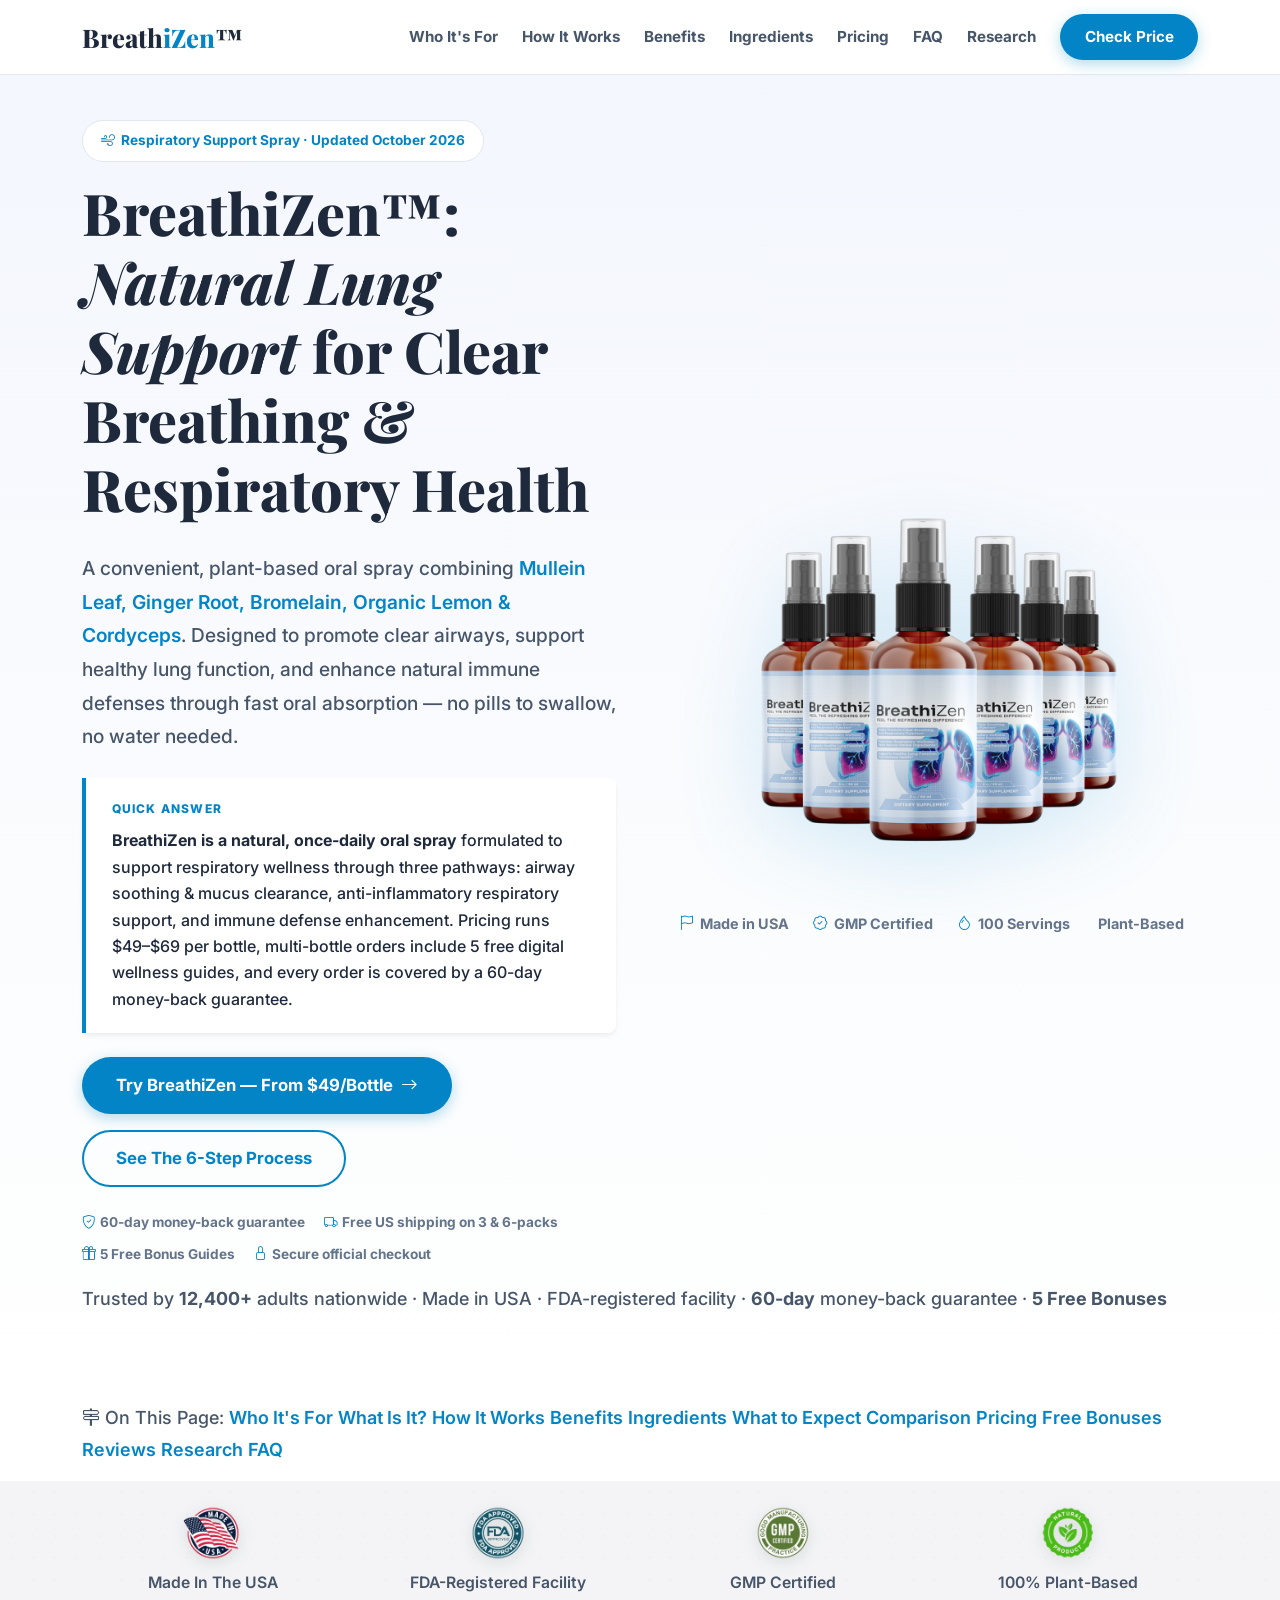
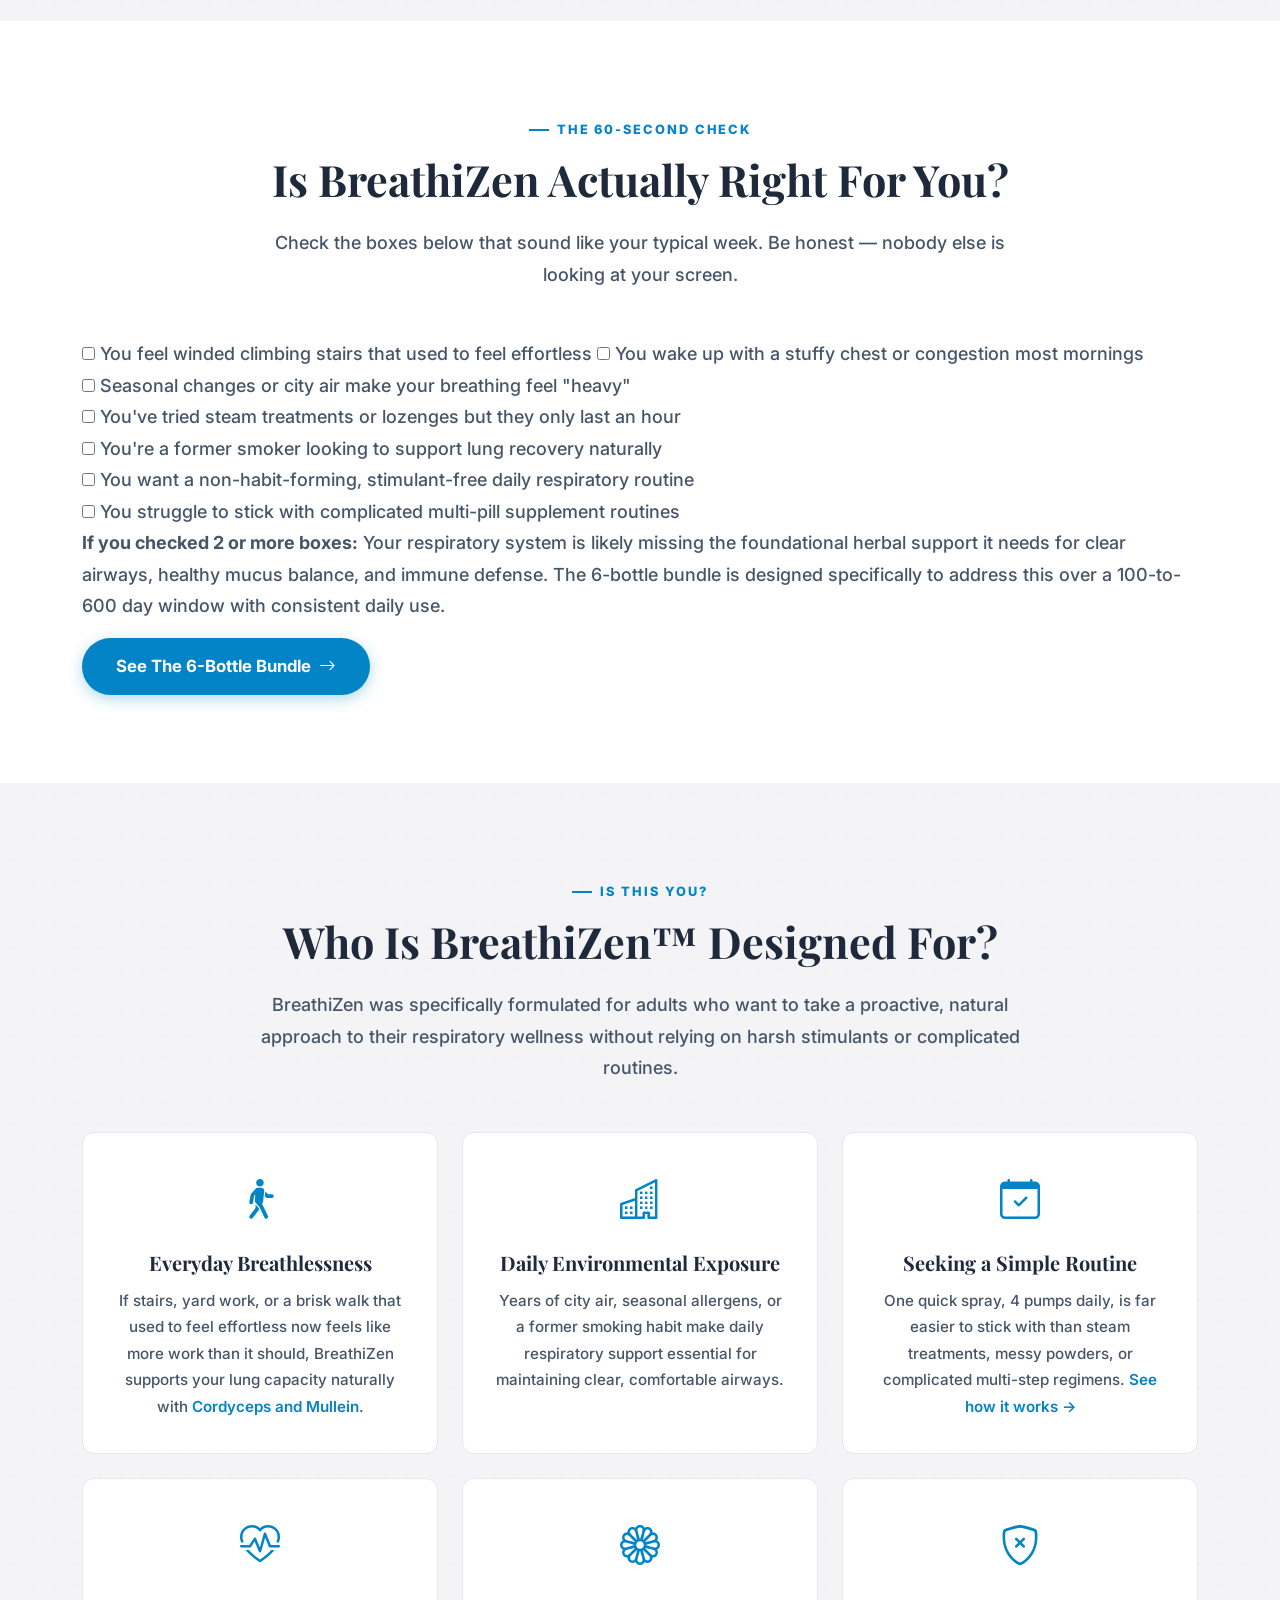
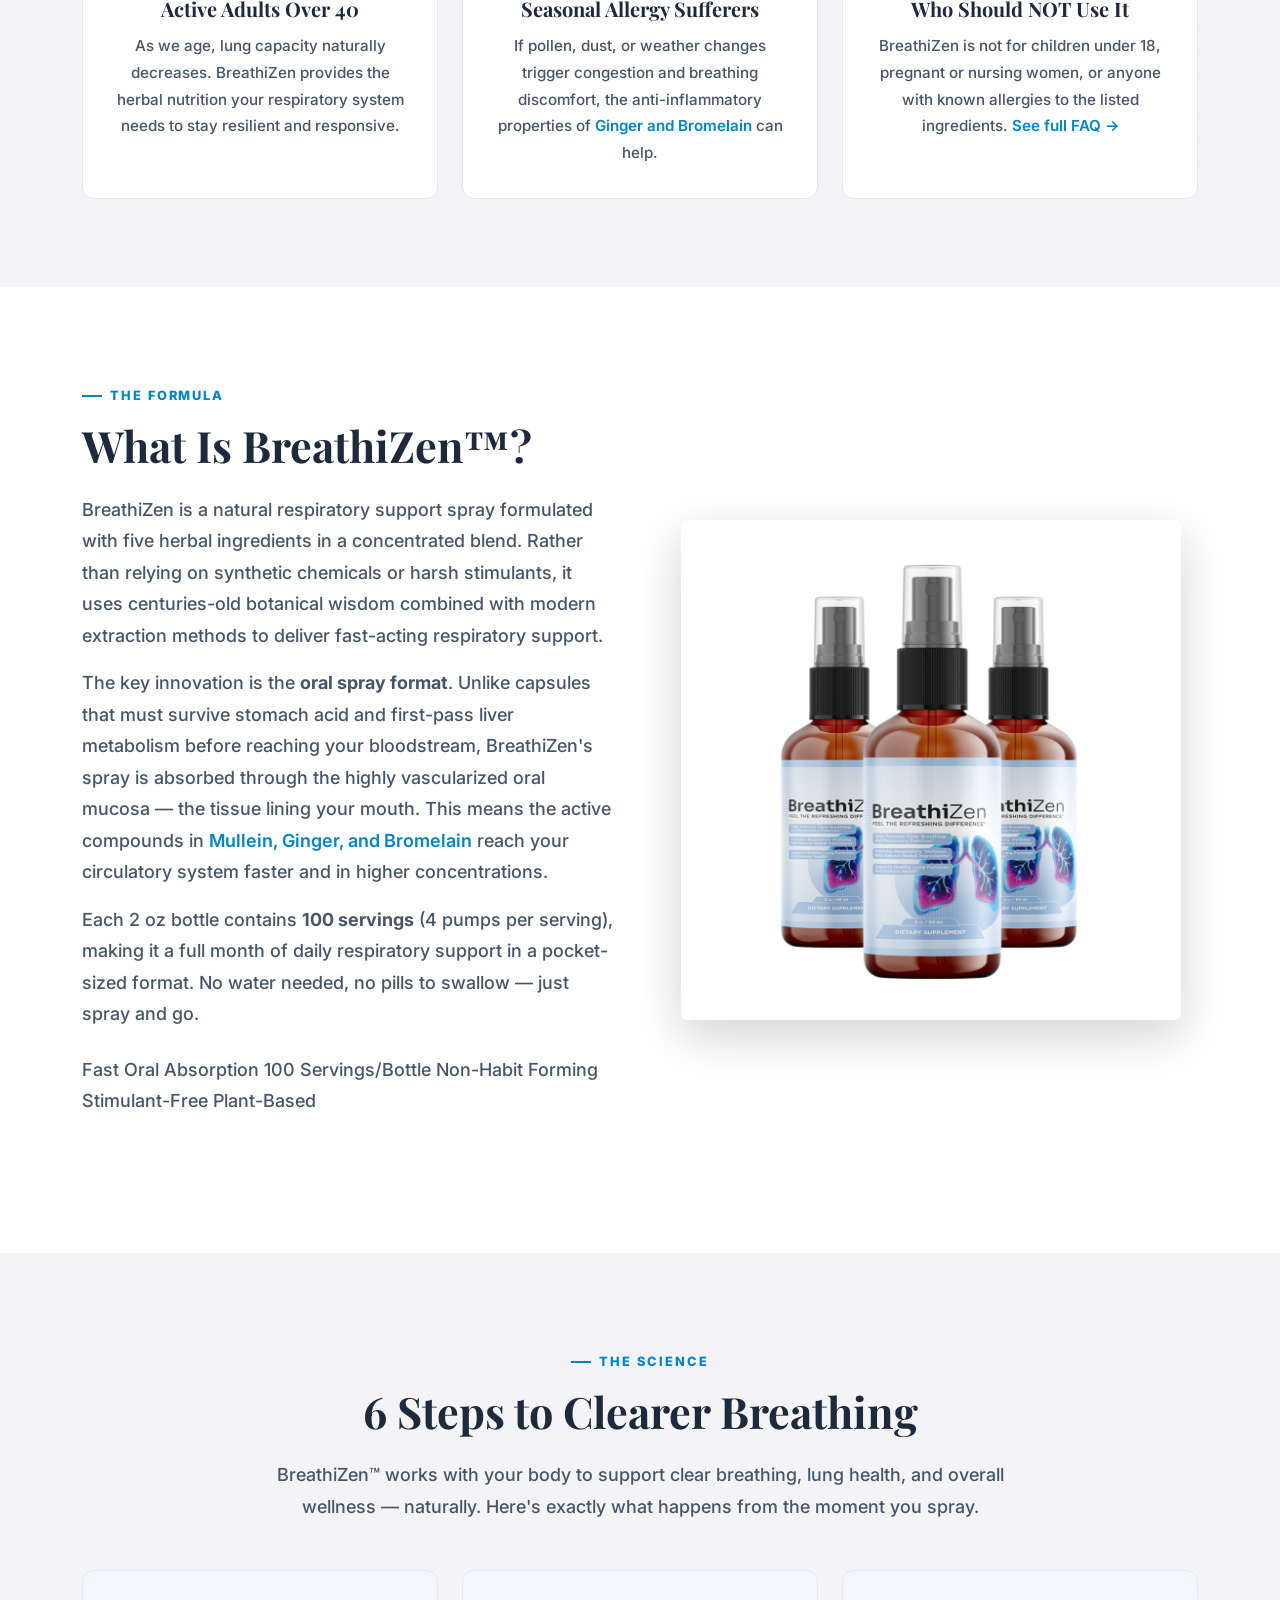
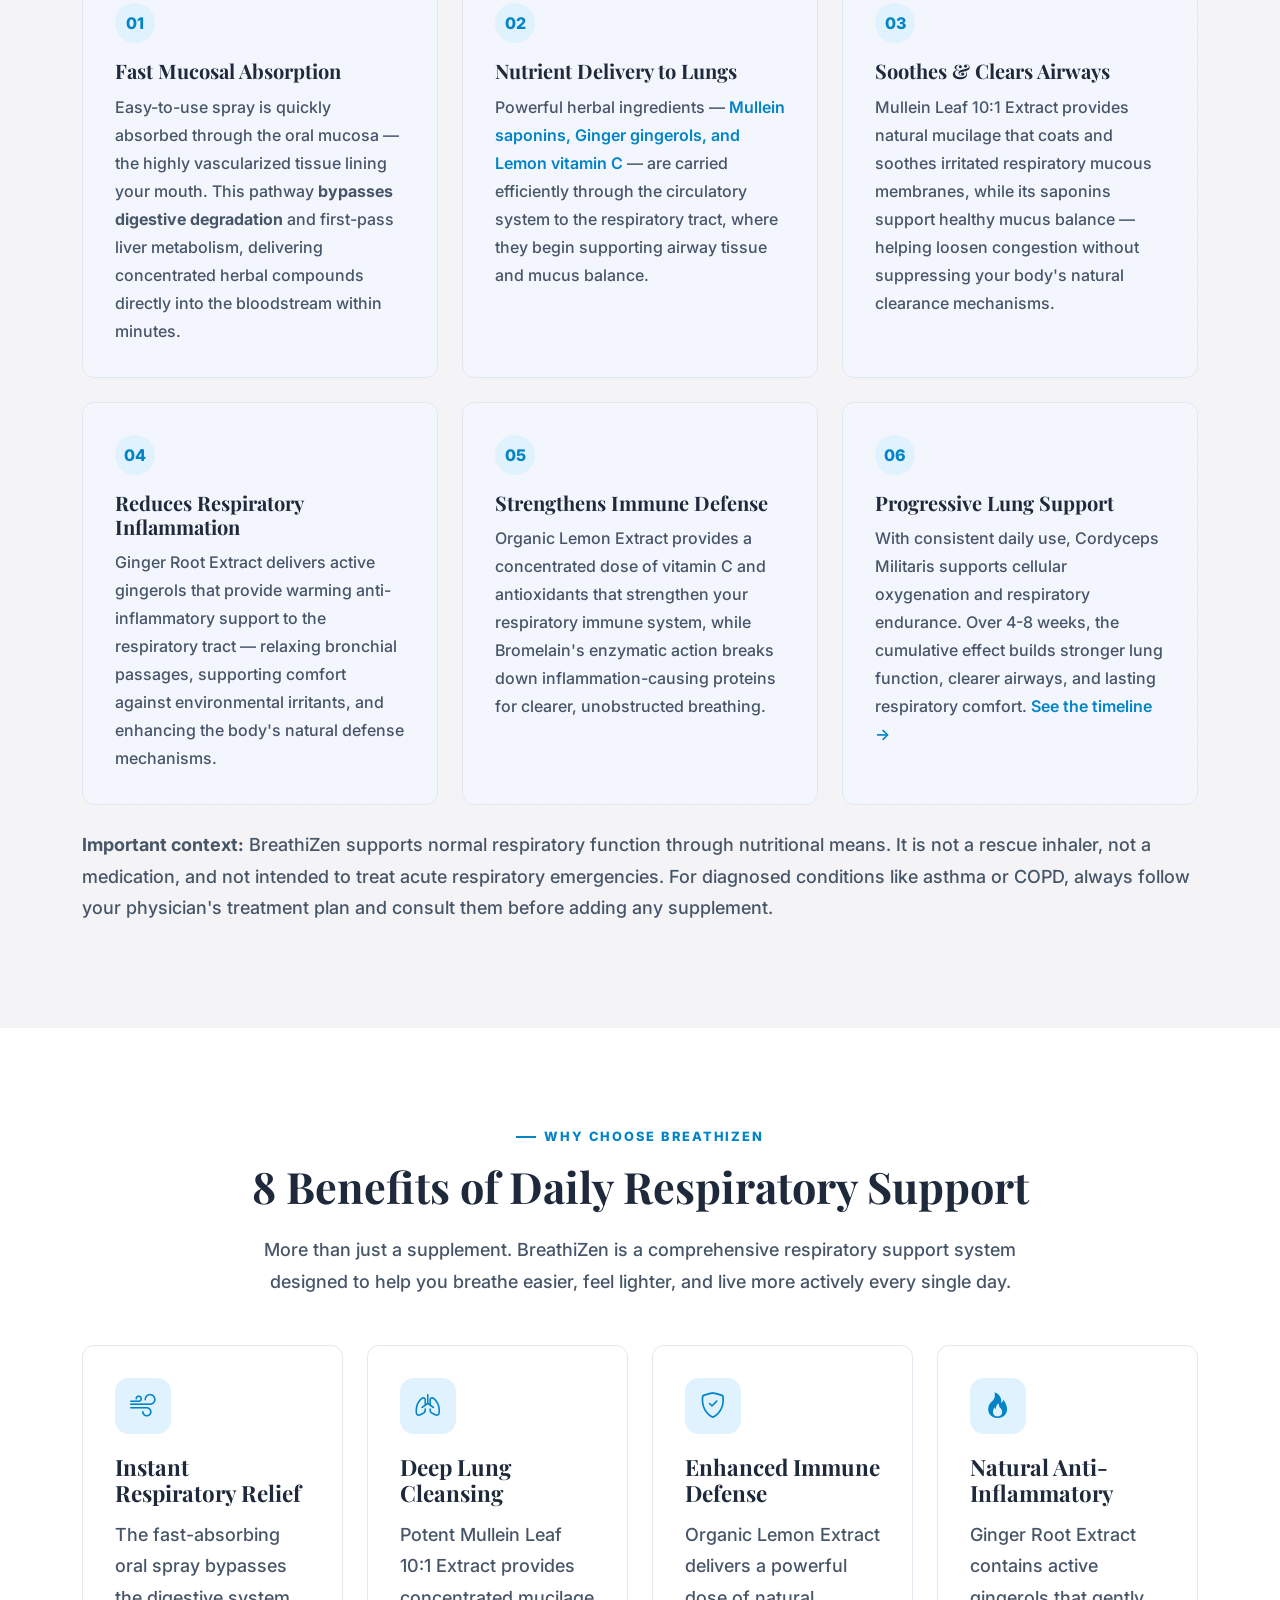
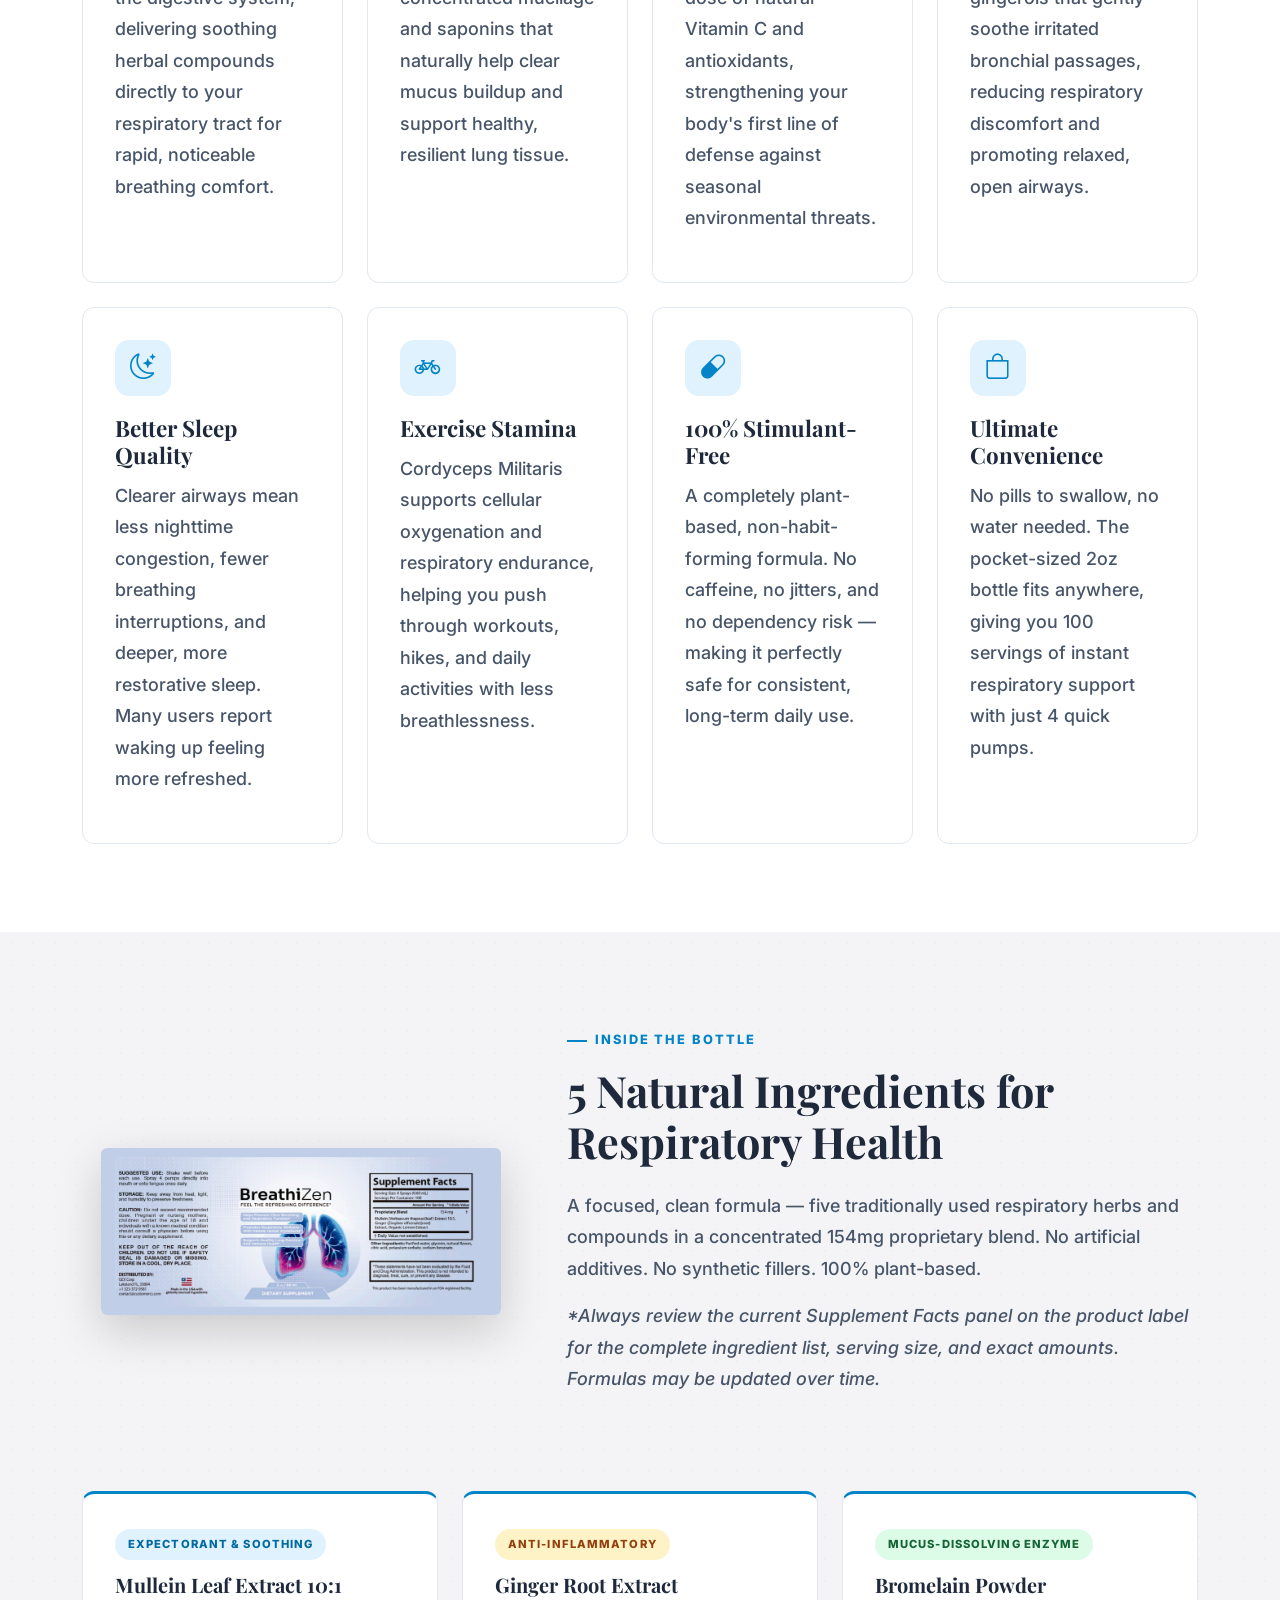
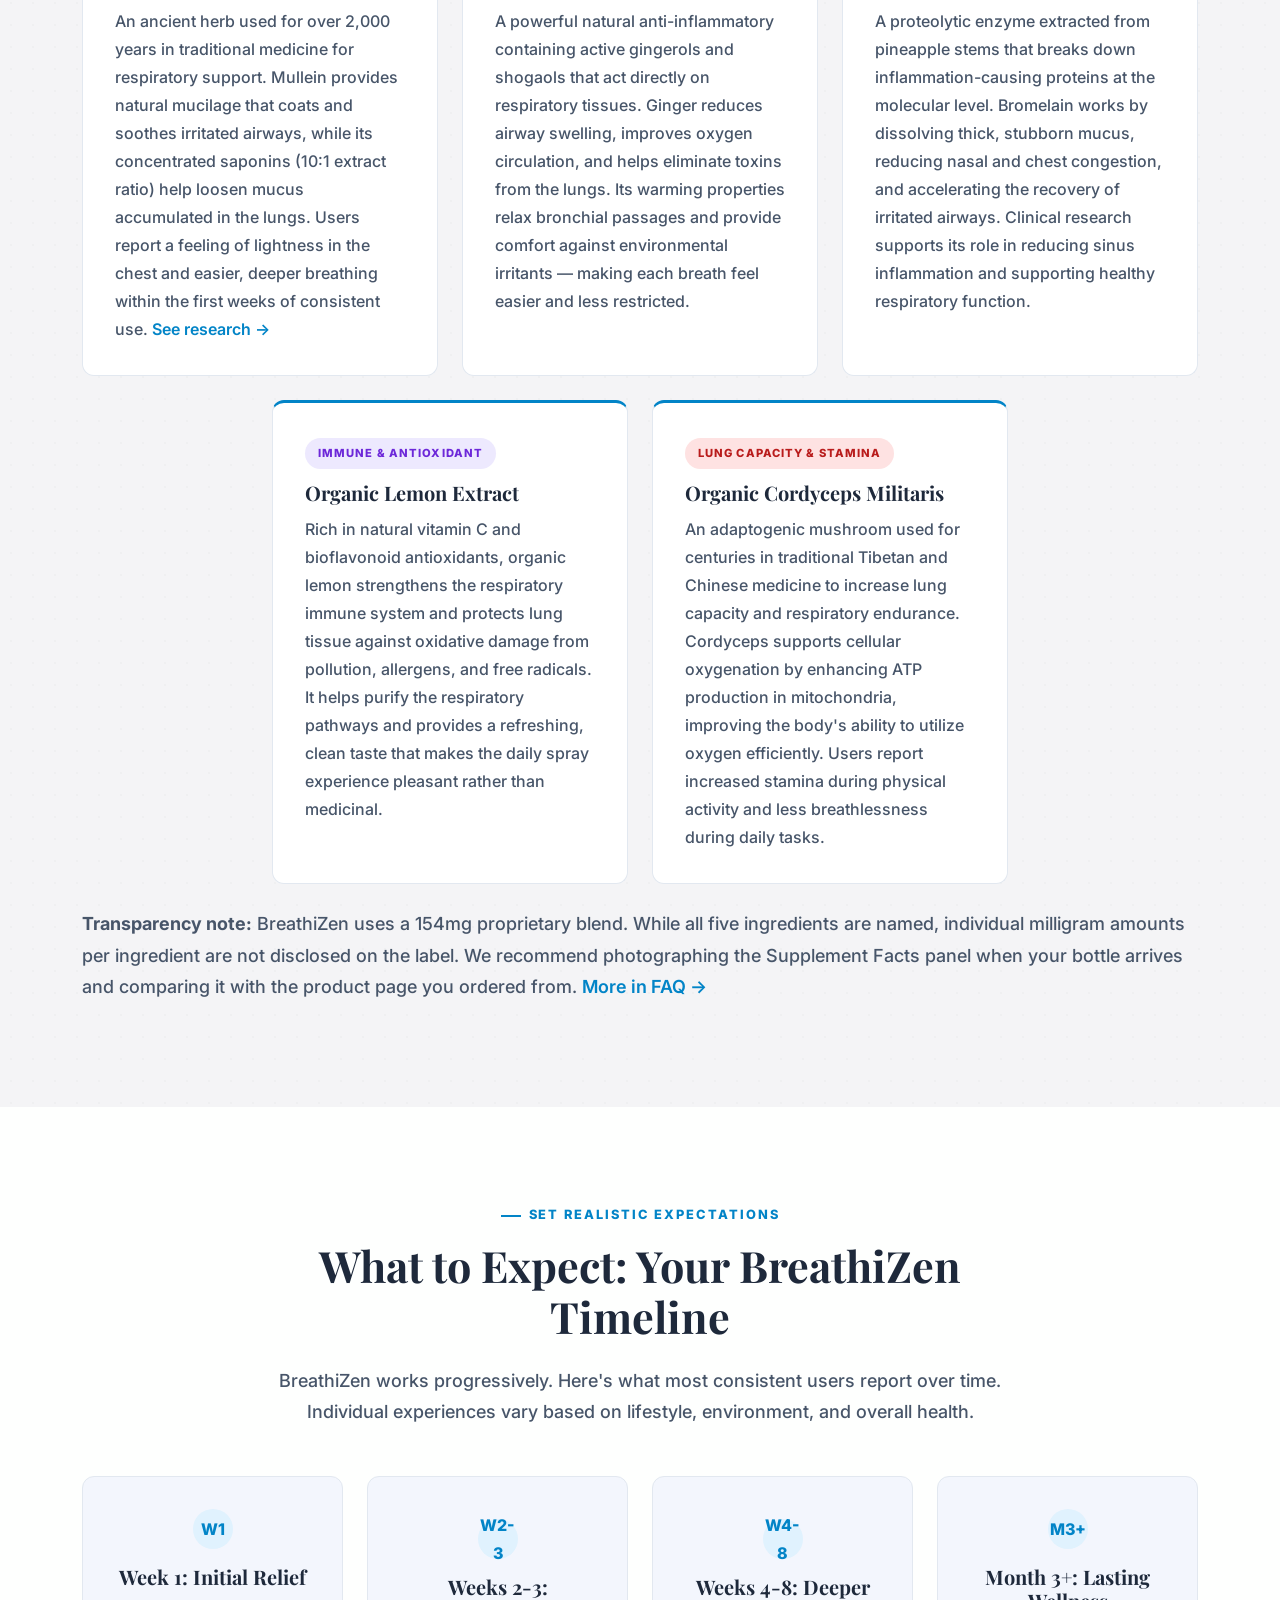
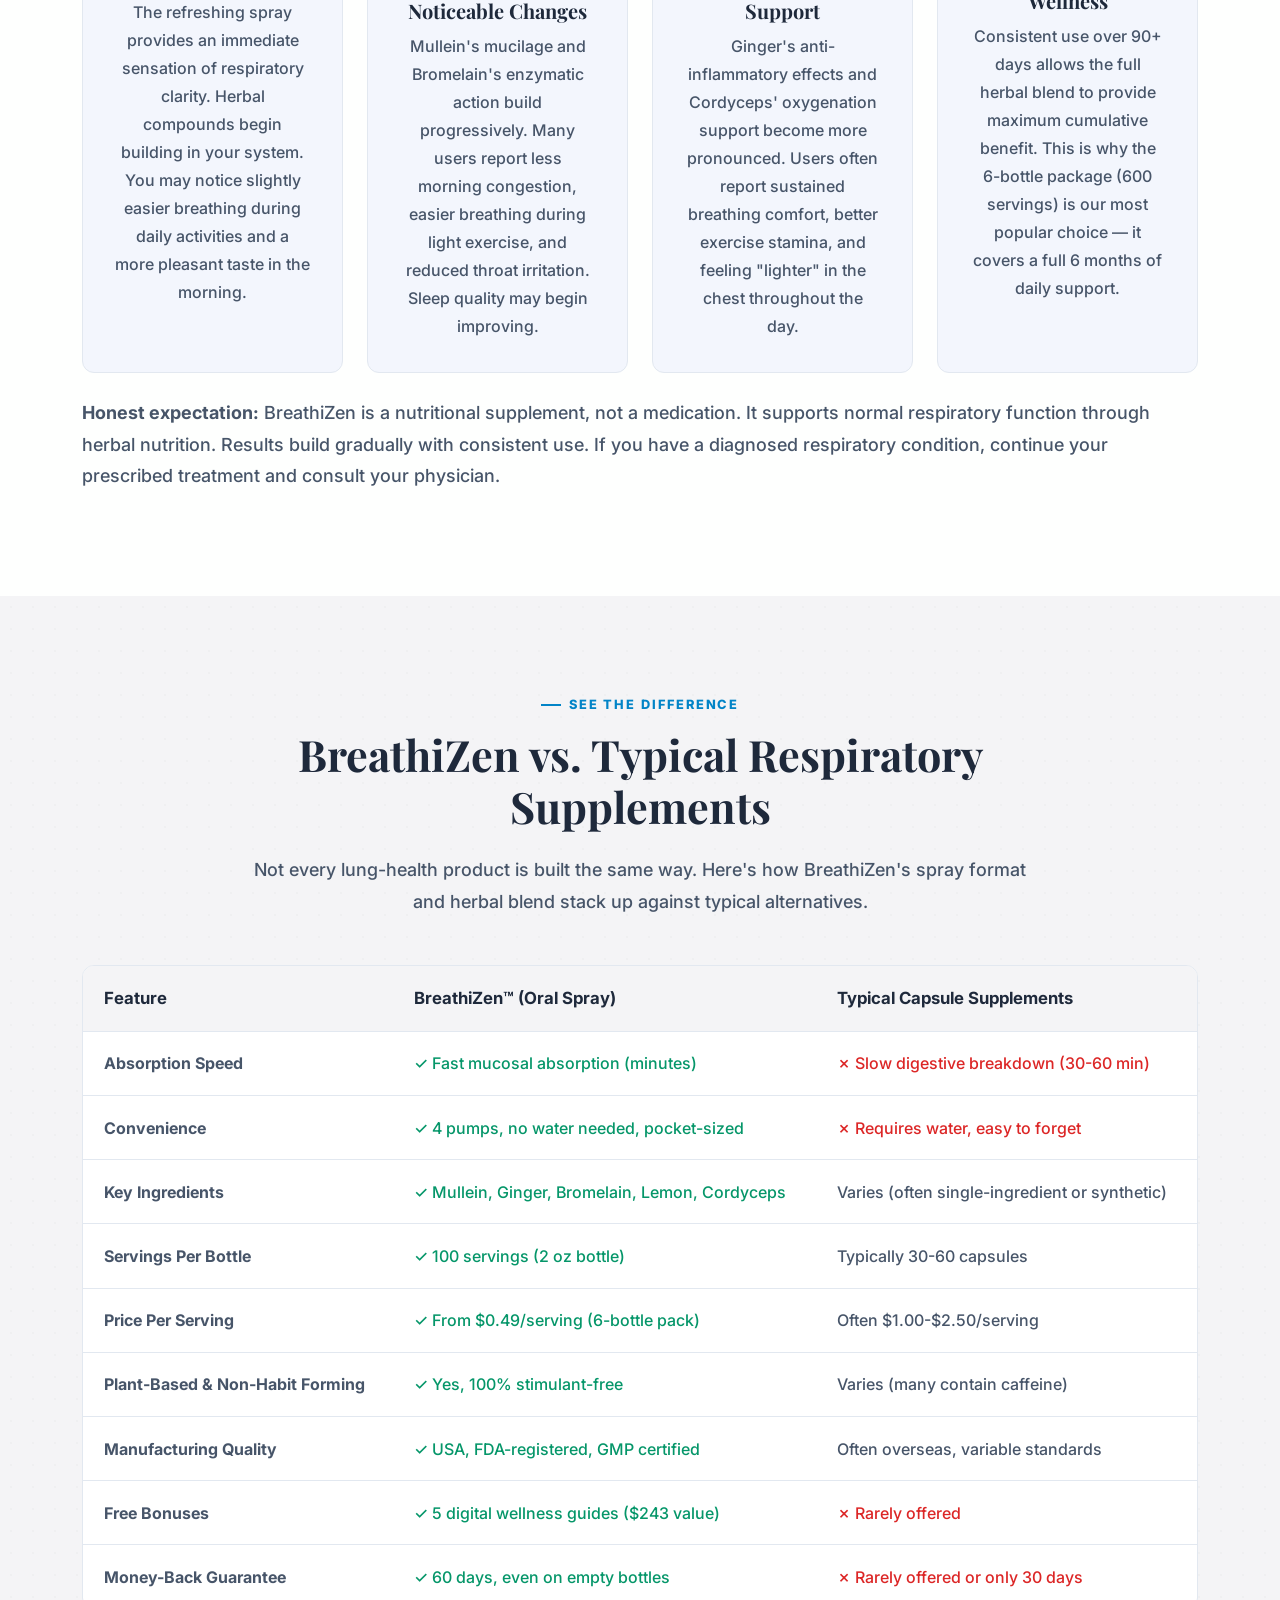
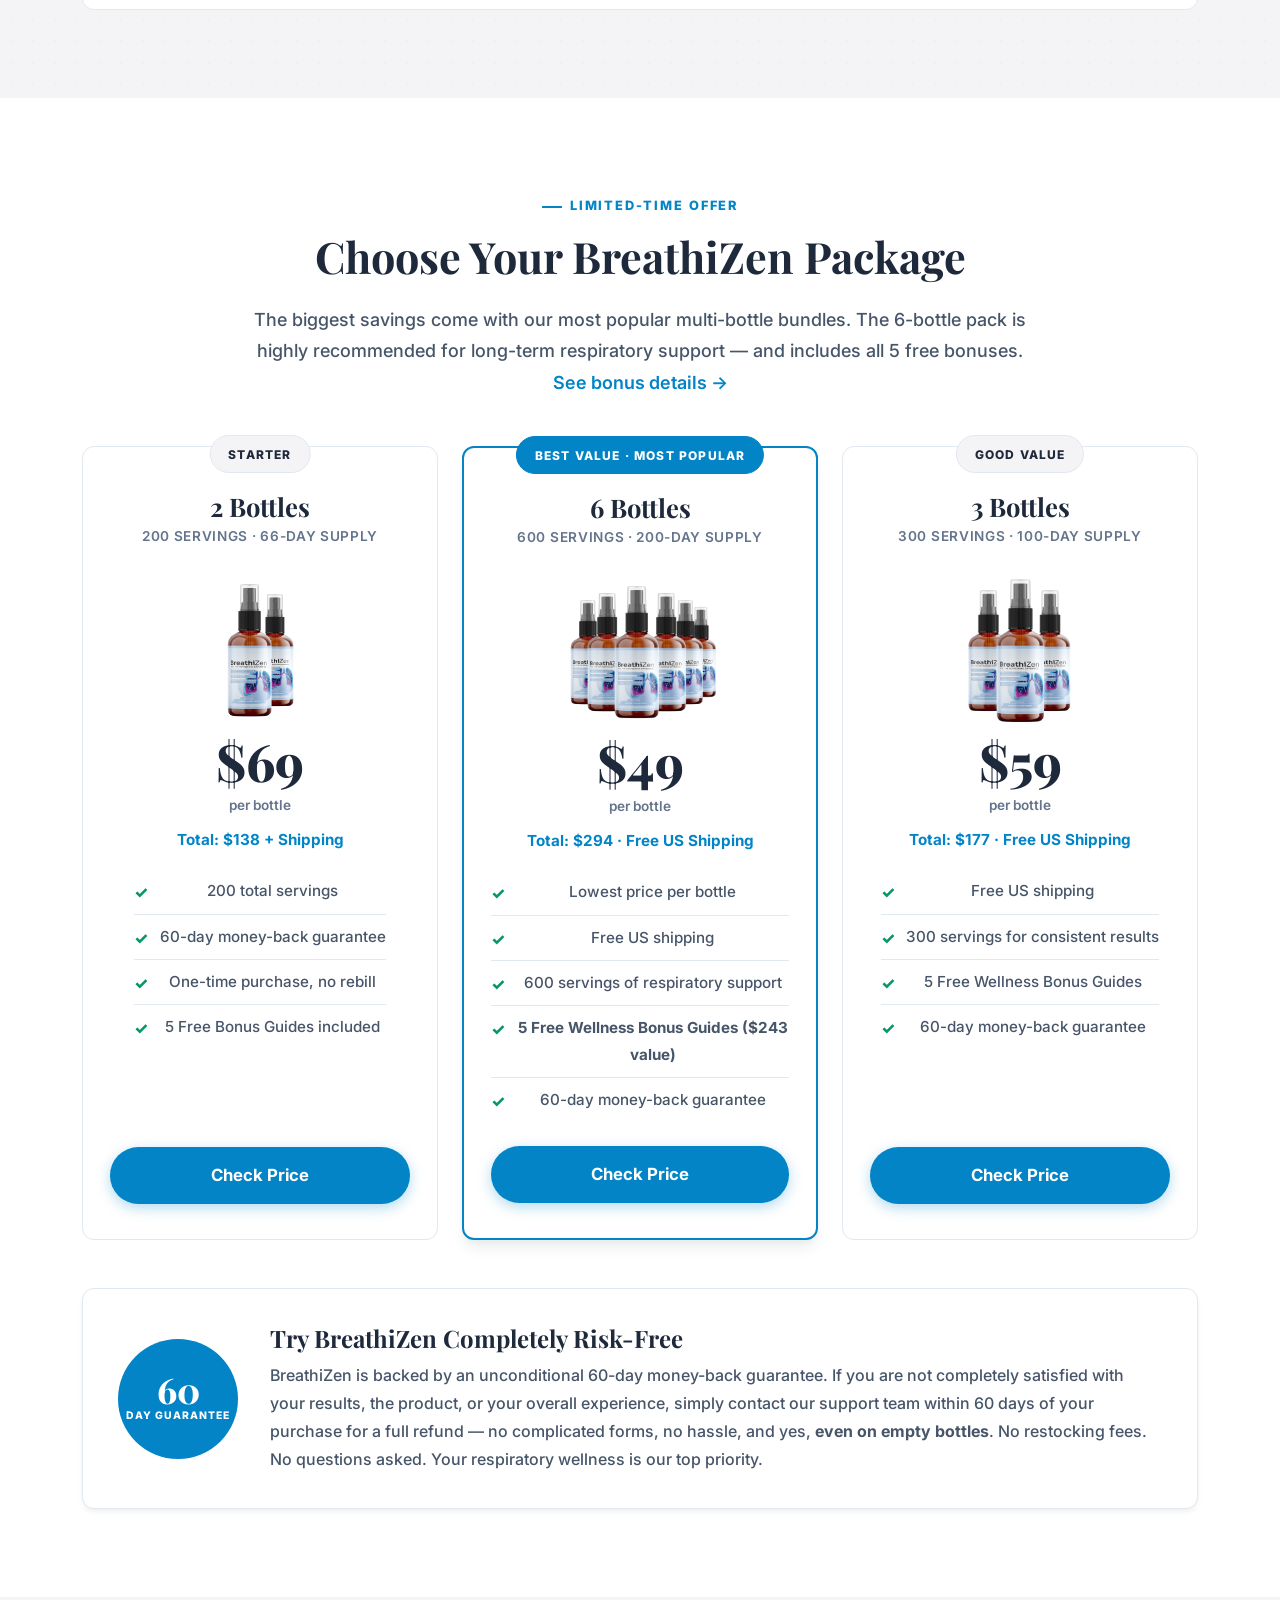
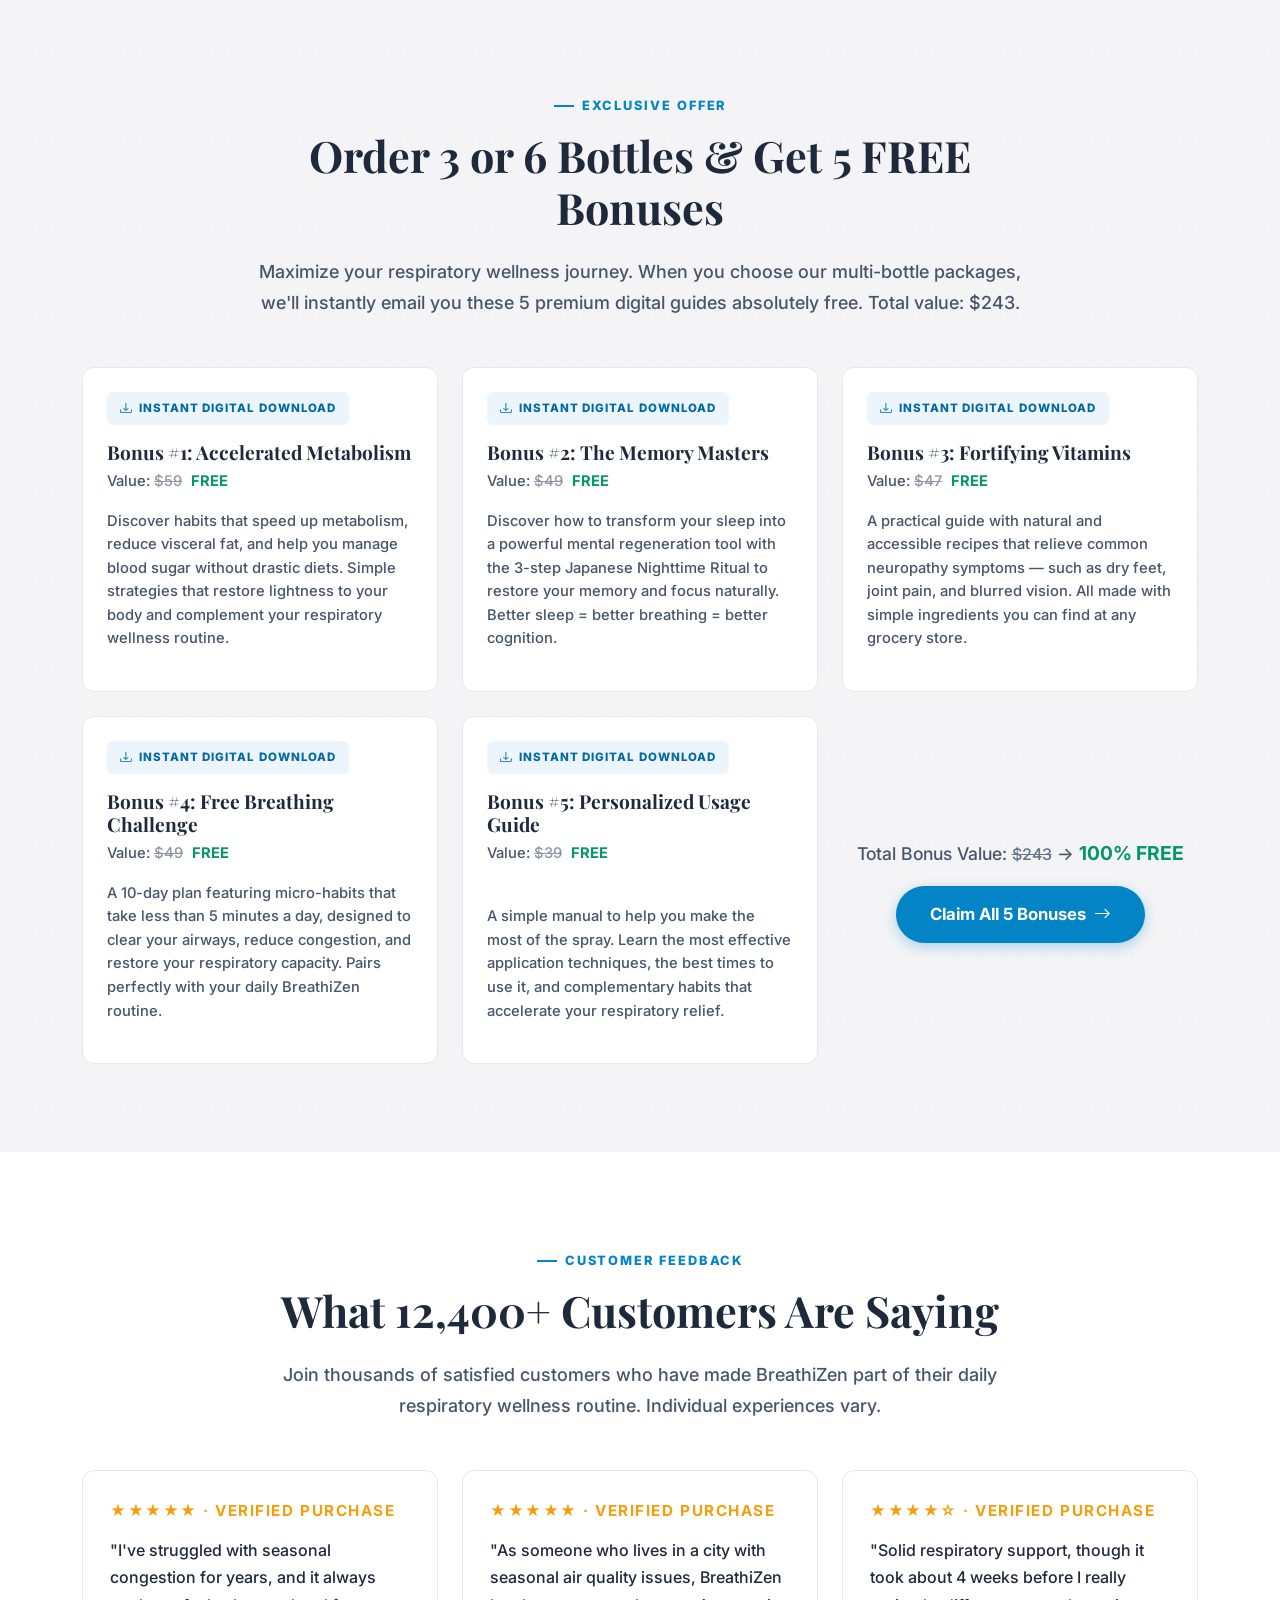
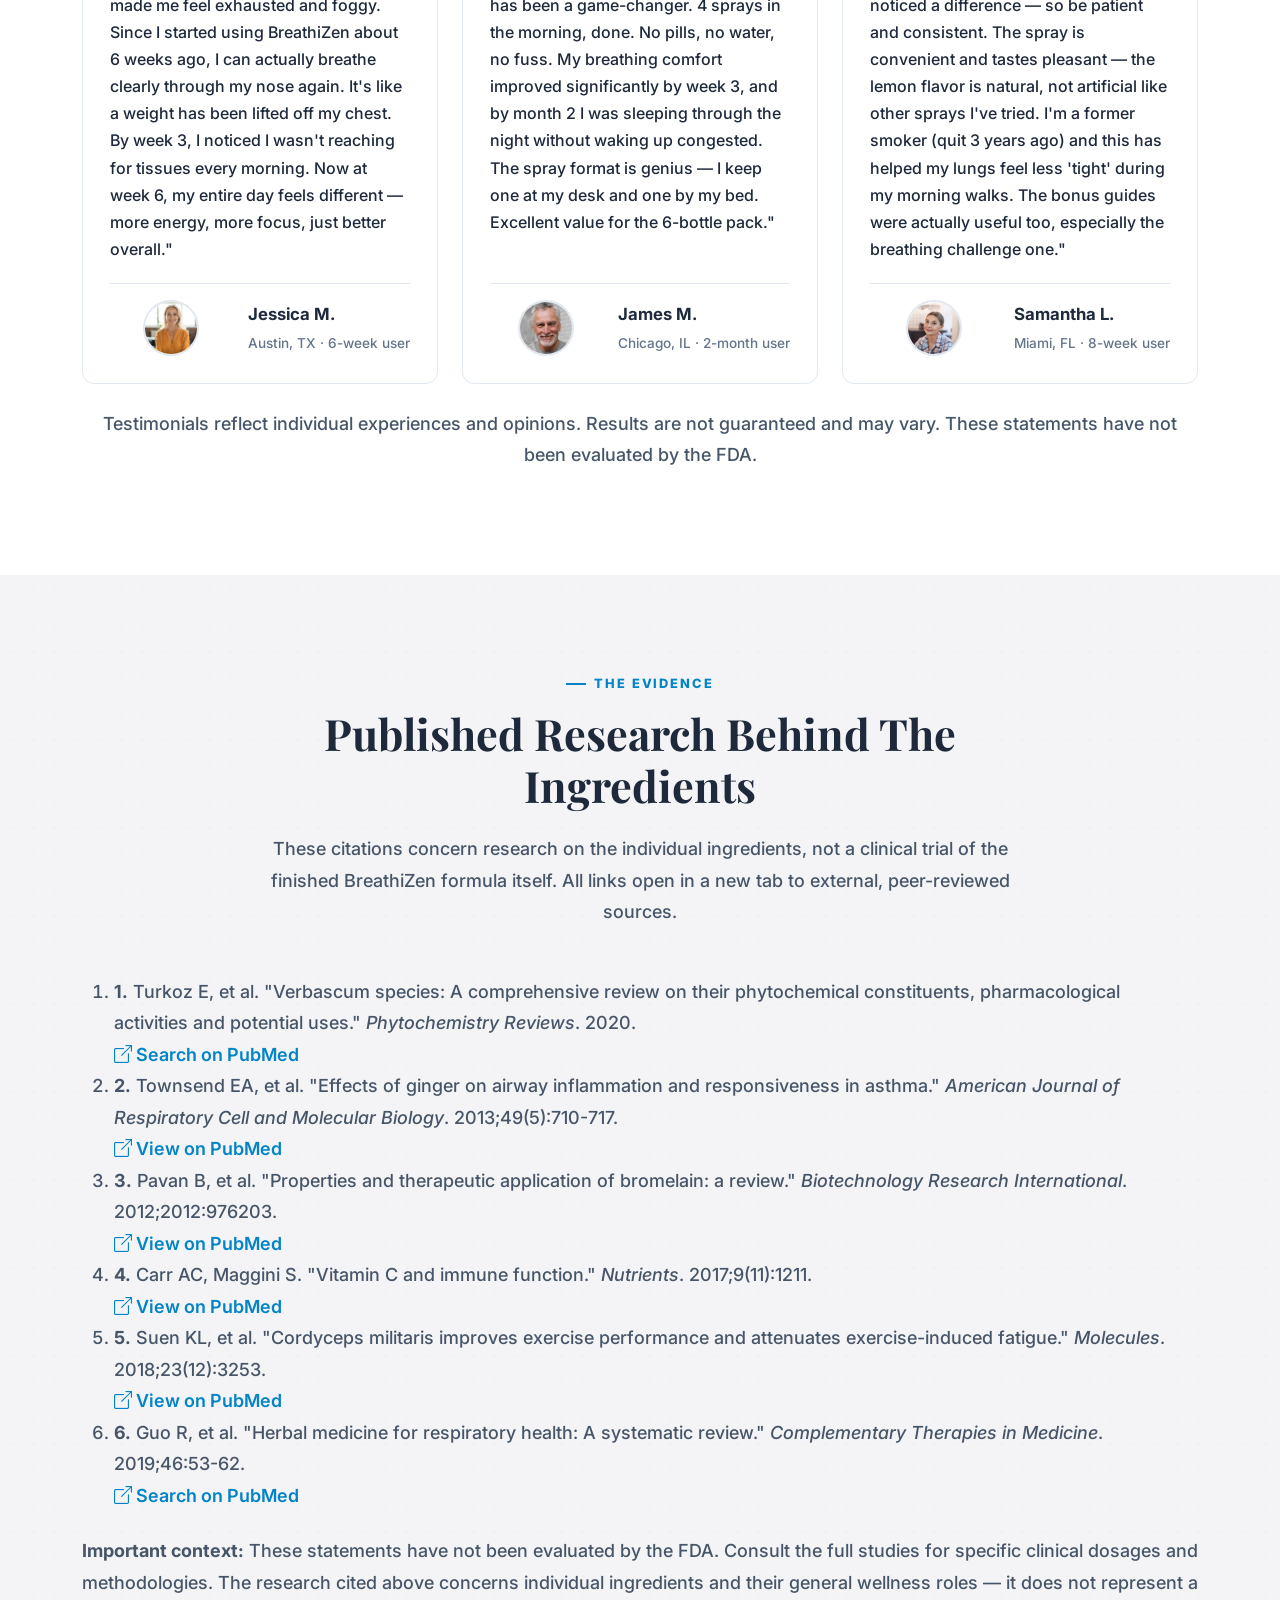
<file: index.html>
<!DOCTYPE html>
<html lang="en">
<head>
<meta charset="UTF-8">
<meta name="viewport" content="width=device-width, initial-scale=1.0">
<meta http-equiv="Content-Language" content="en">
<meta name="language" content="English">

<!-- 🎯 SEO: Optimized Title (58 chars) -->
<title>BreathiZen™ Review 2026: Natural Lung Support Spray</title>

<!-- 🎯 SEO: Optimized Description (155 chars) -->
<meta name="description" content="Independent BreathiZen review 2026: Natural lung support spray with Mullein, Ginger & Bromelain. Clear breathing, respiratory health & immune defense. 60-day guarantee.">

<!-- 🔑 High-Intent Keywords -->
<meta name="keywords" content="BreathiZen review, natural lung support spray, mullein spray for lungs, respiratory support supplement, clear breathing naturally, lung health supplement, ginger respiratory spray, bromelain for mucus, oral spray for congestion">

<!-- 🤖 AEO: Allow AI engines to pull rich snippets -->
<meta name="robots" content="index, follow, max-image-preview:large, max-snippet:-1, max-video-preview:-1">
<meta name="googlebot" content="index, follow, max-snippet:-1">
<meta name="bingbot" content="index, follow, max-snippet:-1">

<!-- 🏛️ E-E-A-T Signals -->
<meta name="author" content="BreathiZen Research Desk">
<meta name="publisher" content="BreathiZen Wellness">

<!-- 🔗 Canonical -->
<link rel="canonical" href="https://breithezen.com/">

<!-- 📱 Open Graph -->
<meta property="og:type" content="article">
<meta property="og:title" content="BreathiZen™ Review 2026: Natural Lung Support Spray">
<meta property="og:description" content="Independent analysis of BreathiZen's natural respiratory spray formula. See ingredients, pricing, free bonuses, and the 60-day guarantee.">
<meta property="og:image" content="https://breithezen.com/images/3.png">
<meta property="og:image:width" content="1200">
<meta property="og:image:height" content="630">
<meta property="og:image:alt" content="BreathiZen Natural Lung Support Spray Bottle">
<meta property="og:url" content="https://breithezen.com/">
<meta property="og:site_name" content="BreathiZen Official Review">
<meta property="og:locale" content="en_US">
<meta property="article:published_time" content="2026-01-15T08:00:00Z">
<meta property="article:modified_time" content="2026-10-28T12:00:00Z">
<meta property="article:section" content="Health & Wellness">
<meta property="article:tag" content="respiratory support">
<meta property="article:tag" content="lung health">
<meta property="article:tag" content="natural supplements">

<!-- 🐦 Twitter Card -->
<meta name="twitter:card" content="summary_large_image">
<meta name="twitter:title" content="BreathiZen™ Review 2026: Natural Lung Support Spray">
<meta name="twitter:description" content="Independent BreathiZen review: Mullein, Ginger & Bromelain spray for clear breathing. 60-day guarantee.">
<meta name="twitter:image" content="https://breithezen.com/images/3.png">

<!-- ⚡ Performance -->
<link rel="preconnect" href="https://fonts.googleapis.com">
<link rel="preconnect" href="https://fonts.gstatic.com" crossorigin>
<link rel="dns-prefetch" href="https://fonts.googleapis.com">
<link href="https://fonts.googleapis.com/css2?family=Inter:wght@400;500;600;700&family=Playfair+Display:wght@600;700;800&display=swap" rel="stylesheet">
<link href="https://cdn.jsdelivr.net/npm/bootstrap@5.3.3/dist/css/bootstrap.min.css" rel="stylesheet">
<link rel="stylesheet" href="https://cdn.jsdelivr.net/npm/bootstrap-icons@1.11.3/font/bootstrap-icons.min.css">
<link rel="stylesheet" href="style.css">

<!-- 🧠 AEO-Optimized Structured Data -->
<script type="application/ld+json">
{
  "@context": "https://schema.org",
  "@graph": [
    {
      "@type": "WebSite",
      "@id": "https://breithezen.com/#website",
      "url": "https://breithezen.com/",
      "name": "BreathiZen Research Desk",
      "publisher": {"@id": "https://breithezen.com/#organization"}
    },
    {
      "@type": "Organization",
      "@id": "https://breithezen.com/#organization",
      "name": "BreathiZen Research Desk",
      "url": "https://breithezen.com/",
      "logo": {"@type": "ImageObject", "url": "https://breithezen.com/images/3.png", "width": 512, "height": 512},
      "description": "Independent editorial review desk covering respiratory health and lung support supplements.",
      "contactPoint": {"@type": "ContactPoint", "contactType": "customer support", "email": "support@breithezen.com", "availableLanguage": "English"}
    },
    {
      "@type": "WebPage",
      "@id": "https://breithezen.com/#webpage",
      "url": "https://breithezen.com/",
      "name": "BreathiZen™ Review 2026: Natural Lung Support Spray",
      "description": "Independent BreathiZen review: Natural lung support spray with Mullein, Ginger & Bromelain for clear breathing and respiratory health.",
      "isPartOf": {"@id": "https://breithezen.com/#website"},
      "about": {"@id": "https://breithezen.com/#product"},
      "datePublished": "2026-01-15",
      "dateModified": "2026-10-28",
      "speakable": {"@type": "SpeakableSpecification", "cssSelector": ["h1", ".bz-answer", ".bz-lede"]}
    },
    {
      "@type": "Product",
      "@id": "https://breithezen.com/#product",
      "name": "BreathiZen",
      "image": ["https://breithezen.com/images/2.png", "https://breithezen.com/images/3.png", "https://breithezen.com/images/6.png"],
      "description": "Natural respiratory support spray combining Mullein Leaf, Ginger Root, Bromelain, Organic Lemon, and Cordyceps to promote clear breathing, lung health, and immune defense.",
      "brand": {"@type": "Brand", "name": "BreathiZen"},
      "sku": "BREATHIZEN-SPRAY-2026",
      "offers": {
        "@type": "AggregateOffer",
        "priceCurrency": "USD",
        "lowPrice": "49.00",
        "highPrice": "69.00",
        "offerCount": "3",
        "availability": "https://schema.org/InStock",
        "url": "https://breithezen.com/#pricing"
      },
      "aggregateRating": {"@type": "AggregateRating", "ratingValue": "4.8", "reviewCount": "12400", "bestRating": "5", "worstRating": "1"}
    },
    {
      "@type": "Article",
      "@id": "https://breithezen.com/#article",
      "headline": "BreathiZen™ Review 2026: Natural Lung Support Spray",
      "description": "Independent analysis of BreathiZen's natural respiratory spray formula, ingredients, pricing, free bonuses, and 60-day guarantee.",
      "image": "https://breithezen.com/images/3.png",
      "author": {"@id": "https://breithezen.com/#organization"},
      "publisher": {"@id": "https://breithezen.com/#organization"},
      "datePublished": "2026-01-15",
      "dateModified": "2026-10-28",
      "mainEntityOfPage": {"@id": "https://breithezen.com/#webpage"},
      "wordCount": 3200,
      "articleSection": "Supplement Reviews",
      "keywords": ["respiratory support", "lung health", "mullein spray", "natural breathing supplement"]
    },
    {
      "@type": "FAQPage",
      "mainEntity": [
        {"@type": "Question", "name": "What is BreathiZen and how does it work?", "text": "What is BreathiZen and how does it work?", "acceptedAnswer": {"@type": "Answer", "text": "BreathiZen is a natural respiratory support spray combining Mullein Leaf, Ginger Root, Bromelain, Organic Lemon, and Cordyceps. It works through fast oral mucosal absorption to deliver herbal compounds directly to the respiratory system, supporting clear airways, lung function, and immune defense."}},
        {"@type": "Question", "name": "How do I use BreathiZen?", "text": "How do I use BreathiZen?", "acceptedAnswer": {"@type": "Answer", "text": "Shake well before each use. Spray 4 pumps (0.60 mL) directly into your mouth or onto your tongue once daily, preferably in the morning before your first meal."}},
        {"@type": "Question", "name": "How long does it take to see results with BreathiZen?", "text": "How long does it take to see results with BreathiZen?", "acceptedAnswer": {"@type": "Answer", "text": "Individual results vary. Most customers report noticing initial improvements in breathing comfort within 1-2 weeks, with more significant respiratory support building over 4-8 weeks of consistent daily use."}},
        {"@type": "Question", "name": "Is BreathiZen safe? Are there side effects?", "text": "Is BreathiZen safe? Are there side effects?", "acceptedAnswer": {"@type": "Answer", "text": "BreathiZen is made with 100% natural, plant-based ingredients in an FDA-registered, GMP-certified US facility. No significant side effects have been reported. However, if you are pregnant, nursing, under 18, or taking medications for asthma, COPD, or blood pressure, consult your doctor first."}},
        {"@type": "Question", "name": "Does BreathiZen have a money-back guarantee?", "text": "Does BreathiZen have a money-back guarantee?", "acceptedAnswer": {"@type": "Answer", "text": "Yes. Every order is protected by a 60-day 100% money-back guarantee. If you are not satisfied, contact support within 60 days for a full refund, even on empty bottles."}},
        {"@type": "Question", "name": "What are the key ingredients in BreathiZen?", "text": "What are the key ingredients in BreathiZen?", "acceptedAnswer": {"@type": "Answer", "text": "BreathiZen contains 5 key ingredients: Mullein Leaf Extract 10:1 (expectorant & soothing), Ginger Root Extract (anti-inflammatory), Bromelain Powder (mucus-dissolving enzyme), Organic Lemon Extract (immune & antioxidant), and Organic Cordyceps Militaris (lung capacity & stamina)."}},
        {"@type": "Question", "name": "Is BreathiZen a subscription?", "text": "Is BreathiZen a subscription?", "acceptedAnswer": {"@type": "Answer", "text": "No. Your purchase is a one-time order with no automatic renewals, hidden fees, or surprise charges."}},
        {"@type": "Question", "name": "Can I take BreathiZen with other medications?", "text": "Can I take BreathiZen with other medications?", "acceptedAnswer": {"@type": "Answer", "text": "If you take prescription medications, especially for asthma, COPD, or blood pressure, consult your healthcare provider before starting BreathiZen or any new supplement."}},
        {"@type": "Question", "name": "Who should NOT take BreathiZen?", "text": "Who should NOT take BreathiZen?", "acceptedAnswer": {"@type": "Answer", "text": "BreathiZen is not recommended for children under 18, pregnant or nursing women, or individuals with known allergies to any of the listed ingredients. Those with severe respiratory conditions should consult a physician first."}},
        {"@type": "Question", "name": "How many bottles of BreathiZen should I order?", "text": "How many bottles of BreathiZen should I order?", "acceptedAnswer": {"@type": "Answer", "text": "For best results, we recommend the 6-bottle package (600 servings). Respiratory support builds progressively over time, and consistent use over 3-6 months allows the herbal compounds to provide maximum benefit."}},
        {"@type": "Question", "name": "Where is BreathiZen manufactured?", "text": "Where is BreathiZen manufactured?", "acceptedAnswer": {"@type": "Answer", "text": "BreathiZen is manufactured in the United States in an FDA-registered, GMP-certified facility using high-quality domestic and internationally sourced ingredients."}},
        {"@type": "Question", "name": "Does BreathiZen contain stimulants?", "text": "Does BreathiZen contain stimulants?", "acceptedAnswer": {"@type": "Answer", "text": "No. BreathiZen is 100% stimulant-free and non-habit forming. It contains no caffeine, no synthetic stimulants, and no addictive compounds, making it safe for consistent long-term daily use."}}
      ]
    }
  ]
}
</script>
<link rel="sitemap" type="application/xml" href="/sitemap.xml">
</head>
<body>

<a href="#main-content" class="bz-skip">Skip to main content</a>

<!-- NAVBAR -->
<nav class="navbar navbar-expand-lg bz-nav fixed-top" id="bzNav">
  <div class="container">
    <a class="navbar-brand" href="#top">
      <span class="bz-logo">Breath<em>iZen</em>™</span>
    </a>
    <button class="navbar-toggler" type="button" data-bs-toggle="collapse" data-bs-target="#bzNavCollapse" aria-controls="bzNavCollapse" aria-expanded="false" aria-label="Toggle navigation">
      <span class="navbar-toggler-icon"></span>
    </button>
    <div class="collapse navbar-collapse" id="bzNavCollapse">
      <ul class="navbar-nav ms-auto align-items-lg-center gap-2">
        <li class="nav-item"><a class="nav-link" href="#who-is">Who It's For</a></li>
        <li class="nav-item"><a class="nav-link" href="#how-it-works">How It Works</a></li>
        <li class="nav-item"><a class="nav-link" href="#benefits">Benefits</a></li>
        <li class="nav-item"><a class="nav-link" href="#ingredients">Ingredients</a></li>
        <li class="nav-item"><a class="nav-link" href="#pricing">Pricing</a></li>
        <li class="nav-item"><a class="nav-link" href="#faq">FAQ</a></li>
        <li class="nav-item"><a class="nav-link" href="#references">Research</a></li>
        <li class="nav-item ms-lg-2">
          <a href="#" class="bz-btn bz-btn--primary bz-btn--sm order-btn" data-cta="nav">Check Price</a>
        </li>
      </ul>
    </div>
  </div>
</nav>

<main id="main-content">

<!-- ═══════════════════════════════════════════════════════ -->
<!-- HERO SECTION -->
<!-- ═══════════════════════════════════════════════════════ -->
<section class="bz-hero" id="top">
  <div class="container">
    <div class="row align-items-center g-5">
      <div class="col-lg-6">
        <span class="bz-pill"><i class="bi bi-wind"></i> Respiratory Support Spray · Updated October 2026</span>
        <h1 class="mt-3">BreathiZen™: <em>Natural Lung Support</em> for Clear Breathing & Respiratory Health</h1>
        <p class="bz-lede mt-3">A convenient, plant-based oral spray combining <a href="#ingredients" class="bz-internal-link">Mullein Leaf, Ginger Root, Bromelain, Organic Lemon & Cordyceps</a>. Designed to promote clear airways, support healthy lung function, and enhance natural immune defenses through fast oral absorption — no pills to swallow, no water needed.</p>

        <div class="bz-answer">
          <span class="bz-answer__tag">Quick Answer</span>
          <p><strong>BreathiZen is a natural, once-daily oral spray</strong> formulated to support respiratory wellness through three pathways: airway soothing & mucus clearance, anti-inflammatory respiratory support, and immune defense enhancement. Pricing runs $49–$69 per bottle, multi-bottle orders include 5 free digital wellness guides, and every order is covered by a 60-day money-back guarantee.</p>
        </div>

        <div class="bz-hero__cta">
          <a href="#" class="bz-btn bz-btn--primary order-btn" data-cta="hero">Try BreathiZen — From $49/Bottle <i class="bi bi-arrow-right"></i></a>
          <a href="#how-it-works" class="bz-btn bz-btn--ghost">See The 6-Step Process</a>
        </div>
        <p class="bz-cta-micro">
          <span><i class="bi bi-shield-check"></i>60-day money-back guarantee</span>
          <span><i class="bi bi-truck"></i>Free US shipping on 3 & 6-packs</span>
          <span><i class="bi bi-gift"></i>5 Free Bonus Guides</span>
          <span><i class="bi bi-lock"></i>Secure official checkout</span>
        </p>
      </div>
      <div class="col-lg-6 text-center">
        <img src="images/6.png" alt="BreathiZen natural lung support spray bottle - 2oz oral spray with Mullein, Ginger & Lemon" class="bz-hero__img" width="420" height="560" loading="eager" fetchpriority="high">
        <div class="bz-hero-badges">
          <div><i class="bi bi-flag"></i> Made in USA</div>
          <div><i class="bi bi-patch-check"></i> GMP Certified</div>
          <div><i class="bi bi-droplet"></i> 100 Servings</div>
          <div><i class="bi bi-leaf"></i> Plant-Based</div>
        </div>
      </div>
    </div>
    <div class="bz-ribbon">Trusted by <b>12,400+</b> adults nationwide · Made in USA · FDA-registered facility · <b>60-day</b> money-back guarantee · <b>5 Free Bonuses</b></div>
  </div>
</section>

<!-- ═══════════════════════════════════════════════════════ -->
<!-- QUICK NAVIGATION BOX -->
<!-- ═══════════════════════════════════════════════════════ -->
<section class="bz-sec py-3" style="padding-top: 1.5rem; padding-bottom: 1.5rem;">
  <div class="container">
    <div class="bz-quicknav">
      <span class="bz-quicknav__label"><i class="bi bi-signpost-2"></i> On This Page:</span>
      <a href="#who-is" class="bz-quicknav__link">Who It's For</a>
      <a href="#what-is" class="bz-quicknav__link">What Is It?</a>
      <a href="#how-it-works" class="bz-quicknav__link">How It Works</a>
      <a href="#benefits" class="bz-quicknav__link">Benefits</a>
      <a href="#ingredients" class="bz-quicknav__link">Ingredients</a>
      <a href="#timeline" class="bz-quicknav__link">What to Expect</a>
      <a href="#comparison" class="bz-quicknav__link">Comparison</a>
      <a href="#pricing" class="bz-quicknav__link">Pricing</a>
      <a href="#bonuses" class="bz-quicknav__link">Free Bonuses</a>
      <a href="#reviews" class="bz-quicknav__link">Reviews</a>
      <a href="#references" class="bz-quicknav__link">Research</a>
      <a href="#faq" class="bz-quicknav__link">FAQ</a>
    </div>
  </div>
</section>

<!-- ═══════════════════════════════════════════════════════ -->
<!-- TRUST STRIP -->
<!-- ═══════════════════════════════════════════════════════ -->
<section class="bz-sec bz-sec--alt py-4">
  <div class="container">
    <div class="row g-4 text-center">
      <div class="col-md-3 col-6">
        <img src="images/badge-usa.png" alt="Made in USA" class="bz-badge-img" width="64" height="64" loading="lazy">
        <p class="mt-2 mb-0 fw-semibold small">Made In The USA</p>
      </div>
      <div class="col-md-3 col-6">
        <img src="images/badge-fda.png" alt="FDA-Registered Facility" class="bz-badge-img" width="64" height="64" loading="lazy">
        <p class="mt-2 mb-0 fw-semibold small">FDA-Registered Facility</p>
      </div>
      <div class="col-md-3 col-6">
        <img src="images/badge-gmp.png" alt="GMP Certified" class="bz-badge-img" width="64" height="64" loading="lazy">
        <p class="mt-2 mb-0 fw-semibold small">GMP Certified</p>
      </div>
      <div class="col-md-3 col-6">
        <img src="images/badge-natural.png" alt="Plant-Based & Natural" class="bz-badge-img" width="64" height="64" loading="lazy">
        <p class="mt-2 mb-0 fw-semibold small">100% Plant-Based</p>
      </div>
    </div>
  </div>
</section>

<!-- ═══════════════════════════════════════════════════════ -->
<!-- SYMPTOM QUIZ: "IS THIS YOU?" -->
<!-- ═══════════════════════════════════════════════════════ -->
<section class="bz-sec" id="quiz">
  <div class="container">
    <div class="bz-head bz-head--c">
      <span class="bz-eyebrow bz-eyebrow--c">The 60-Second Check</span>
      <h2>Is BreathiZen Actually Right For You?</h2>
      <p class="mt-3">Check the boxes below that sound like your typical week. Be honest — nobody else is looking at your screen.</p>
    </div>

    <div class="bz-quiz">
      <label class="bz-quiz__item">
        <input type="checkbox"> You feel winded climbing stairs that used to feel effortless
      </label>
      <label class="bz-quiz__item">
        <input type="checkbox"> You wake up with a stuffy chest or congestion most mornings
      </label>
      <label class="bz-quiz__item">
        <input type="checkbox"> Seasonal changes or city air make your breathing feel "heavy"
      </label>
      <label class="bz-quiz__item">
        <input type="checkbox"> You've tried steam treatments or lozenges but they only last an hour
      </label>
      <label class="bz-quiz__item">
        <input type="checkbox"> You're a former smoker looking to support lung recovery naturally
      </label>
      <label class="bz-quiz__item">
        <input type="checkbox"> You want a non-habit-forming, stimulant-free daily respiratory routine
      </label>
      <label class="bz-quiz__item">
        <input type="checkbox"> You struggle to stick with complicated multi-pill supplement routines
      </label>
    </div>

    <div class="bz-quiz__result">
      <p><strong>If you checked 2 or more boxes:</strong> Your respiratory system is likely missing the foundational herbal support it needs for clear airways, healthy mucus balance, and immune defense. The 6-bottle bundle is designed specifically to address this over a 100-to-600 day window with consistent daily use.</p>
      <a href="#pricing" class="bz-btn bz-btn--primary order-btn" data-cta="quiz-result">See The 6-Bottle Bundle <i class="bi bi-arrow-right"></i></a>
    </div>
  </div>
</section>

<!-- ═══════════════════════════════════════════════════════ -->
<!-- WHO IS THIS FOR -->
<!-- ═══════════════════════════════════════════════════════ -->
<section class="bz-sec bz-sec--alt" id="who-is">
  <div class="container">
    <div class="bz-head bz-head--c">
      <span class="bz-eyebrow bz-eyebrow--c">Is This You?</span>
      <h2>Who Is BreathiZen™ Designed For?</h2>
      <p class="mt-3">BreathiZen was specifically formulated for adults who want to take a proactive, natural approach to their respiratory wellness without relying on harsh stimulants or complicated routines.</p>
    </div>
    <div class="row g-4">
      <div class="col-md-6 col-lg-4">
        <div class="bz-who-card h-100">
          <i class="bi bi-person-walking bz-who-icon"></i>
          <h3>Everyday Breathlessness</h3>
          <p>If stairs, yard work, or a brisk walk that used to feel effortless now feels like more work than it should, BreathiZen supports your lung capacity naturally with <a href="#ingredients" class="bz-internal-link">Cordyceps and Mullein</a>.</p>
        </div>
      </div>
      <div class="col-md-6 col-lg-4">
        <div class="bz-who-card h-100">
          <i class="bi bi-buildings bz-who-icon"></i>
          <h3>Daily Environmental Exposure</h3>
          <p>Years of city air, seasonal allergens, or a former smoking habit make daily respiratory support essential for maintaining clear, comfortable airways.</p>
        </div>
      </div>
      <div class="col-md-6 col-lg-4">
        <div class="bz-who-card h-100">
          <i class="bi bi-calendar-check bz-who-icon"></i>
          <h3>Seeking a Simple Routine</h3>
          <p>One quick spray, 4 pumps daily, is far easier to stick with than steam treatments, messy powders, or complicated multi-step regimens. <a href="#how-it-works" class="bz-internal-link">See how it works →</a></p>
        </div>
      </div>
      <div class="col-md-6 col-lg-4">
        <div class="bz-who-card h-100">
          <i class="bi bi-heart-pulse bz-who-icon"></i>
          <h3>Active Adults Over 40</h3>
          <p>As we age, lung capacity naturally decreases. BreathiZen provides the herbal nutrition your respiratory system needs to stay resilient and responsive.</p>
        </div>
      </div>
      <div class="col-md-6 col-lg-4">
        <div class="bz-who-card h-100">
          <i class="bi bi-flower1 bz-who-icon"></i>
          <h3>Seasonal Allergy Sufferers</h3>
          <p>If pollen, dust, or weather changes trigger congestion and breathing discomfort, the anti-inflammatory properties of <a href="#ingredients" class="bz-internal-link">Ginger and Bromelain</a> can help.</p>
        </div>
      </div>
      <div class="col-md-6 col-lg-4">
        <div class="bz-who-card h-100">
          <i class="bi bi-shield-x bz-who-icon"></i>
          <h3>Who Should NOT Use It</h3>
          <p>BreathiZen is not for children under 18, pregnant or nursing women, or anyone with known allergies to the listed ingredients. <a href="#faq" class="bz-internal-link">See full FAQ →</a></p>
        </div>
      </div>
    </div>
  </div>
</section>

<!-- ═══════════════════════════════════════════════════════ -->
<!-- WHAT IS BREATHIZEN -->
<!-- ═══════════════════════════════════════════════════════ -->
<section class="bz-sec" id="what-is">
  <div class="container">
    <div class="row align-items-center g-5">
      <div class="col-lg-6">
        <div class="bz-head">
          <span class="bz-eyebrow">The Formula</span>
          <h2 id="what-is-breathizen">What Is BreathiZen™?</h2>
          <p class="mt-3">BreathiZen is a natural respiratory support spray formulated with five herbal ingredients in a concentrated blend. Rather than relying on synthetic chemicals or harsh stimulants, it uses centuries-old botanical wisdom combined with modern extraction methods to deliver fast-acting respiratory support.</p>
          <p>The key innovation is the <strong>oral spray format</strong>. Unlike capsules that must survive stomach acid and first-pass liver metabolism before reaching your bloodstream, BreathiZen's spray is absorbed through the highly vascularized oral mucosa — the tissue lining your mouth. This means the active compounds in <a href="#ingredients" class="bz-internal-link">Mullein, Ginger, and Bromelain</a> reach your circulatory system faster and in higher concentrations.</p>
          <p>Each 2 oz bottle contains <strong>100 servings</strong> (4 pumps per serving), making it a full month of daily respiratory support in a pocket-sized format. No water needed, no pills to swallow — just spray and go.</p>
          <div class="bz-trust-chips mt-4">
            <span class="bz-chip">Fast Oral Absorption</span>
            <span class="bz-chip">100 Servings/Bottle</span>
            <span class="bz-chip">Non-Habit Forming</span>
            <span class="bz-chip">Stimulant-Free</span>
            <span class="bz-chip">Plant-Based</span>
          </div>
        </div>
      </div>
      <div class="col-lg-6 text-center">
        <img src="images/3.png" alt="Adult using BreathiZen oral spray for natural respiratory support and clear breathing" class="bz-section-img rounded shadow-lg" width="500" height="400" loading="lazy">
      </div>
    </div>
  </div>
</section>

<!-- ═══════════════════════════════════════════════════════ -->
<!-- HOW IT WORKS: 6 STEPS -->
<!-- ═══════════════════════════════════════════════════════ -->
<section class="bz-sec bz-sec--alt" id="how-it-works">
  <div class="container">
    <div class="bz-head bz-head--c">
      <span class="bz-eyebrow bz-eyebrow--c">The Science</span>
      <h2 id="how-breathizen-works">6 Steps to Clearer Breathing</h2>
      <p class="mt-3">BreathiZen™ works with your body to support clear breathing, lung health, and overall wellness — naturally. Here's exactly what happens from the moment you spray.</p>
    </div>
    <div class="row g-4">
      <div class="col-md-6 col-lg-4">
        <div class="bz-card h-100">
          <div class="bz-card__n">01</div>
          <h3>Fast Mucosal Absorption</h3>
          <p>Easy-to-use spray is quickly absorbed through the oral mucosa — the highly vascularized tissue lining your mouth. This pathway <strong>bypasses digestive degradation</strong> and first-pass liver metabolism, delivering concentrated herbal compounds directly into the bloodstream within minutes.</p>
        </div>
      </div>
      <div class="col-md-6 col-lg-4">
        <div class="bz-card h-100">
          <div class="bz-card__n">02</div>
          <h3>Nutrient Delivery to Lungs</h3>
          <p>Powerful herbal ingredients — <a href="#ingredients" class="bz-internal-link">Mullein saponins, Ginger gingerols, and Lemon vitamin C</a> — are carried efficiently through the circulatory system to the respiratory tract, where they begin supporting airway tissue and mucus balance.</p>
        </div>
      </div>
      <div class="col-md-6 col-lg-4">
        <div class="bz-card h-100">
          <div class="bz-card__n">03</div>
          <h3>Soothes & Clears Airways</h3>
          <p>Mullein Leaf 10:1 Extract provides natural mucilage that coats and soothes irritated respiratory mucous membranes, while its saponins support healthy mucus balance — helping loosen congestion without suppressing your body's natural clearance mechanisms.</p>
        </div>
      </div>
      <div class="col-md-6 col-lg-4">
        <div class="bz-card h-100">
          <div class="bz-card__n">04</div>
          <h3>Reduces Respiratory Inflammation</h3>
          <p>Ginger Root Extract delivers active gingerols that provide warming anti-inflammatory support to the respiratory tract — relaxing bronchial passages, supporting comfort against environmental irritants, and enhancing the body's natural defense mechanisms.</p>
        </div>
      </div>
      <div class="col-md-6 col-lg-4">
        <div class="bz-card h-100">
          <div class="bz-card__n">05</div>
          <h3>Strengthens Immune Defense</h3>
          <p>Organic Lemon Extract provides a concentrated dose of vitamin C and antioxidants that strengthen your respiratory immune system, while Bromelain's enzymatic action breaks down inflammation-causing proteins for clearer, unobstructed breathing.</p>
        </div>
      </div>
      <div class="col-md-6 col-lg-4">
        <div class="bz-card h-100">
          <div class="bz-card__n">06</div>
          <h3>Progressive Lung Support</h3>
          <p>With consistent daily use, Cordyceps Militaris supports cellular oxygenation and respiratory endurance. Over 4-8 weeks, the cumulative effect builds stronger lung function, clearer airways, and lasting respiratory comfort. <a href="#timeline" class="bz-internal-link">See the timeline →</a></p>
        </div>
      </div>
    </div>
    <div class="bz-note mt-4">
      <p><strong>Important context:</strong> BreathiZen supports normal respiratory function through nutritional means. It is not a rescue inhaler, not a medication, and not intended to treat acute respiratory emergencies. For diagnosed conditions like asthma or COPD, always follow your physician's treatment plan and consult them before adding any supplement.</p>
    </div>
  </div>
</section>

<!-- ═══════════════════════════════════════════════════════ -->
<!-- BENEFITS -->
<!-- ═══════════════════════════════════════════════════════ -->
<section class="bz-sec" id="benefits">
  <div class="container">
    <div class="bz-head bz-head--c">
      <span class="bz-eyebrow bz-eyebrow--c">Why Choose BreathiZen</span>
      <h2>8 Benefits of Daily Respiratory Support</h2>
      <p class="mt-3">More than just a supplement. BreathiZen is a comprehensive respiratory support system designed to help you breathe easier, feel lighter, and live more actively every single day.</p>
    </div>
    <div class="row g-4">
      <div class="col-md-6 col-lg-3">
        <div class="bz-benefit-card h-100">
          <div class="bz-benefit-icon"><i class="bi bi-wind"></i></div>
          <h3>Instant Respiratory Relief</h3>
          <p>The fast-absorbing oral spray bypasses the digestive system, delivering soothing herbal compounds directly to your respiratory tract for rapid, noticeable breathing comfort.</p>
        </div>
      </div>
      <div class="col-md-6 col-lg-3">
        <div class="bz-benefit-card h-100">
          <div class="bz-benefit-icon"><i class="bi bi-lungs"></i></div>
          <h3>Deep Lung Cleansing</h3>
          <p>Potent Mullein Leaf 10:1 Extract provides concentrated mucilage and saponins that naturally help clear mucus buildup and support healthy, resilient lung tissue.</p>
        </div>
      </div>
      <div class="col-md-6 col-lg-3">
        <div class="bz-benefit-card h-100">
          <div class="bz-benefit-icon"><i class="bi bi-shield-check"></i></div>
          <h3>Enhanced Immune Defense</h3>
          <p>Organic Lemon Extract delivers a powerful dose of natural Vitamin C and antioxidants, strengthening your body's first line of defense against seasonal environmental threats.</p>
        </div>
      </div>
      <div class="col-md-6 col-lg-3">
        <div class="bz-benefit-card h-100">
          <div class="bz-benefit-icon"><i class="bi bi-fire"></i></div>
          <h3>Natural Anti-Inflammatory</h3>
          <p>Ginger Root Extract contains active gingerols that gently soothe irritated bronchial passages, reducing respiratory discomfort and promoting relaxed, open airways.</p>
        </div>
      </div>
      <div class="col-md-6 col-lg-3">
        <div class="bz-benefit-card h-100">
          <div class="bz-benefit-icon"><i class="bi bi-moon-stars"></i></div>
          <h3>Better Sleep Quality</h3>
          <p>Clearer airways mean less nighttime congestion, fewer breathing interruptions, and deeper, more restorative sleep. Many users report waking up feeling more refreshed.</p>
        </div>
      </div>
      <div class="col-md-6 col-lg-3">
        <div class="bz-benefit-card h-100">
          <div class="bz-benefit-icon"><i class="bi bi-bicycle"></i></div>
          <h3>Exercise Stamina</h3>
          <p>Cordyceps Militaris supports cellular oxygenation and respiratory endurance, helping you push through workouts, hikes, and daily activities with less breathlessness.</p>
        </div>
      </div>
      <div class="col-md-6 col-lg-3">
        <div class="bz-benefit-card h-100">
          <div class="bz-benefit-icon"><i class="bi bi-capsule"></i></div>
          <h3>100% Stimulant-Free</h3>
          <p>A completely plant-based, non-habit-forming formula. No caffeine, no jitters, and no dependency risk — making it perfectly safe for consistent, long-term daily use.</p>
        </div>
      </div>
      <div class="col-md-6 col-lg-3">
        <div class="bz-benefit-card h-100">
          <div class="bz-benefit-icon"><i class="bi bi-bag"></i></div>
          <h3>Ultimate Convenience</h3>
          <p>No pills to swallow, no water needed. The pocket-sized 2oz bottle fits anywhere, giving you 100 servings of instant respiratory support with just 4 quick pumps.</p>
        </div>
      </div>
    </div>
  </div>
</section>

<!-- ═══════════════════════════════════════════════════════ -->
<!-- INGREDIENTS -->
<!-- ═══════════════════════════════════════════════════════ -->
<section class="bz-sec bz-sec--alt" id="ingredients">
  <div class="container">
    <div class="row align-items-center g-5 mb-5">
      <div class="col-lg-5 text-center">
        <img src="images/fact.png" alt="BreathiZen natural respiratory support ingredients - Mullein, Ginger, Bromelain, Lemon, Cordyceps" class="bz-section-img rounded shadow-lg" width="400" height="400" loading="lazy">
      </div>
      <div class="col-lg-7">
        <div class="bz-head">
          <span class="bz-eyebrow">Inside The Bottle</span>
          <h2 id="breathizen-ingredients">5 Natural Ingredients for Respiratory Health</h2>
          <p class="mt-3">A focused, clean formula — five traditionally used respiratory herbs and compounds in a concentrated 154mg proprietary blend. No artificial additives. No synthetic fillers. 100% plant-based.</p>
          <p class="bz-small mt-3"><em>*Always review the current Supplement Facts panel on the product label for the complete ingredient list, serving size, and exact amounts. Formulas may be updated over time.</em></p>
        </div>
      </div>
    </div>
    <div class="row g-4 justify-content-center">
      <div class="col-md-6 col-lg-4">
        <div class="bz-card h-100 bz-card--highlight">
          <span class="bz-layer bz-layer--primary">Expectorant & Soothing</span>
          <h3>Mullein Leaf Extract 10:1</h3>
          <p>An ancient herb used for over 2,000 years in traditional medicine for respiratory support. Mullein provides natural mucilage that coats and soothes irritated airways, while its concentrated saponins (10:1 extract ratio) help loosen mucus accumulated in the lungs. Users report a feeling of lightness in the chest and easier, deeper breathing within the first weeks of consistent use. <a href="#references" class="bz-internal-link">See research →</a></p>
        </div>
      </div>
      <div class="col-md-6 col-lg-4">
        <div class="bz-card h-100 bz-card--highlight">
          <span class="bz-layer bz-layer--secondary">Anti-Inflammatory</span>
          <h3>Ginger Root Extract</h3>
          <p>A powerful natural anti-inflammatory containing active gingerols and shogaols that act directly on respiratory tissues. Ginger reduces airway swelling, improves oxygen circulation, and helps eliminate toxins from the lungs. Its warming properties relax bronchial passages and provide comfort against environmental irritants — making each breath feel easier and less restricted.</p>
        </div>
      </div>
      <div class="col-md-6 col-lg-4">
        <div class="bz-card h-100 bz-card--highlight">
          <span class="bz-layer bz-layer--tertiary">Mucus-Dissolving Enzyme</span>
          <h3>Bromelain Powder</h3>
          <p>A proteolytic enzyme extracted from pineapple stems that breaks down inflammation-causing proteins at the molecular level. Bromelain works by dissolving thick, stubborn mucus, reducing nasal and chest congestion, and accelerating the recovery of irritated airways. Clinical research supports its role in reducing sinus inflammation and supporting healthy respiratory function.</p>
        </div>
      </div>
      <div class="col-md-6 col-lg-4">
        <div class="bz-card h-100 bz-card--highlight">
          <span class="bz-layer bz-layer--quaternary">Immune & Antioxidant</span>
          <h3>Organic Lemon Extract</h3>
          <p>Rich in natural vitamin C and bioflavonoid antioxidants, organic lemon strengthens the respiratory immune system and protects lung tissue against oxidative damage from pollution, allergens, and free radicals. It helps purify the respiratory pathways and provides a refreshing, clean taste that makes the daily spray experience pleasant rather than medicinal.</p>
        </div>
      </div>
      <div class="col-md-6 col-lg-4">
        <div class="bz-card h-100 bz-card--highlight">
          <span class="bz-layer bz-layer--quinary">Lung Capacity & Stamina</span>
          <h3>Organic Cordyceps Militaris</h3>
          <p>An adaptogenic mushroom used for centuries in traditional Tibetan and Chinese medicine to increase lung capacity and respiratory endurance. Cordyceps supports cellular oxygenation by enhancing ATP production in mitochondria, improving the body's ability to utilize oxygen efficiently. Users report increased stamina during physical activity and less breathlessness during daily tasks.</p>
        </div>
      </div>
    </div>
    <div class="bz-note mt-4">
      <p><strong>Transparency note:</strong> BreathiZen uses a 154mg proprietary blend. While all five ingredients are named, individual milligram amounts per ingredient are not disclosed on the label. We recommend photographing the Supplement Facts panel when your bottle arrives and comparing it with the product page you ordered from. <a href="#faq" class="bz-internal-link">More in FAQ →</a></p>
    </div>
  </div>
</section>

<!-- ═══════════════════════════════════════════════════════ -->
<!-- WHAT TO EXPECT TIMELINE -->
<!-- ═══════════════════════════════════════════════════════ -->
<section class="bz-sec" id="timeline">
  <div class="container">
    <div class="bz-head bz-head--c">
      <span class="bz-eyebrow bz-eyebrow--c">Set Realistic Expectations</span>
      <h2>What to Expect: Your BreathiZen Timeline</h2>
      <p class="mt-3">BreathiZen works progressively. Here's what most consistent users report over time. Individual experiences vary based on lifestyle, environment, and overall health.</p>
    </div>
    <div class="row g-4">
      <div class="col-md-6 col-lg-3">
        <div class="bz-card h-100 text-center">
          <div class="bz-card__n mx-auto">W1</div>
          <h3>Week 1: Initial Relief</h3>
          <p>The refreshing spray provides an immediate sensation of respiratory clarity. Herbal compounds begin building in your system. You may notice slightly easier breathing during daily activities and a more pleasant taste in the morning.</p>
        </div>
      </div>
      <div class="col-md-6 col-lg-3">
        <div class="bz-card h-100 text-center">
          <div class="bz-card__n mx-auto">W2-3</div>
          <h3>Weeks 2-3: Noticeable Changes</h3>
          <p>Mullein's mucilage and Bromelain's enzymatic action build progressively. Many users report less morning congestion, easier breathing during light exercise, and reduced throat irritation. Sleep quality may begin improving.</p>
        </div>
      </div>
      <div class="col-md-6 col-lg-3">
        <div class="bz-card h-100 text-center">
          <div class="bz-card__n mx-auto">W4-8</div>
          <h3>Weeks 4-8: Deeper Support</h3>
          <p>Ginger's anti-inflammatory effects and Cordyceps' oxygenation support become more pronounced. Users often report sustained breathing comfort, better exercise stamina, and feeling "lighter" in the chest throughout the day.</p>
        </div>
      </div>
      <div class="col-md-6 col-lg-3">
        <div class="bz-card h-100 text-center">
          <div class="bz-card__n mx-auto">M3+</div>
          <h3>Month 3+: Lasting Wellness</h3>
          <p>Consistent use over 90+ days allows the full herbal blend to provide maximum cumulative benefit. This is why the 6-bottle package (600 servings) is our most popular choice — it covers a full 6 months of daily support.</p>
        </div>
      </div>
    </div>
    <div class="bz-note mt-4">
      <p><strong>Honest expectation:</strong> BreathiZen is a nutritional supplement, not a medication. It supports normal respiratory function through herbal nutrition. Results build gradually with consistent use. If you have a diagnosed respiratory condition, continue your prescribed treatment and consult your physician.</p>
    </div>
  </div>
</section>

<!-- ═══════════════════════════════════════════════════════ -->
<!-- COMPARISON TABLE -->
<!-- ═══════════════════════════════════════════════════════ -->
<section class="bz-sec bz-sec--alt" id="comparison">
  <div class="container">
    <div class="bz-head bz-head--c">
      <span class="bz-eyebrow bz-eyebrow--c">See The Difference</span>
      <h2 id="breathizen-vs-others">BreathiZen vs. Typical Respiratory Supplements</h2>
      <p class="mt-3">Not every lung-health product is built the same way. Here's how BreathiZen's spray format and herbal blend stack up against typical alternatives.</p>
    </div>
    <div class="bz-tablewrap">
      <table class="bz-table">
        <thead>
          <tr>
            <th>Feature</th>
            <th>BreathiZen™ (Oral Spray)</th>
            <th>Typical Capsule Supplements</th>
          </tr>
        </thead>
        <tbody>
          <tr>
            <td><strong>Absorption Speed</strong></td>
            <td class="bz-yes">✓ Fast mucosal absorption (minutes)</td>
            <td class="bz-no">✗ Slow digestive breakdown (30-60 min)</td>
          </tr>
          <tr>
            <td><strong>Convenience</strong></td>
            <td class="bz-yes">✓ 4 pumps, no water needed, pocket-sized</td>
            <td class="bz-no">✗ Requires water, easy to forget</td>
          </tr>
          <tr>
            <td><strong>Key Ingredients</strong></td>
            <td class="bz-yes">✓ Mullein, Ginger, Bromelain, Lemon, Cordyceps</td>
            <td>Varies (often single-ingredient or synthetic)</td>
          </tr>
          <tr>
            <td><strong>Servings Per Bottle</strong></td>
            <td class="bz-yes">✓ 100 servings (2 oz bottle)</td>
            <td>Typically 30-60 capsules</td>
          </tr>
          <tr>
            <td><strong>Price Per Serving</strong></td>
            <td class="bz-yes">✓ From $0.49/serving (6-bottle pack)</td>
            <td>Often $1.00-$2.50/serving</td>
          </tr>
          <tr>
            <td><strong>Plant-Based & Non-Habit Forming</strong></td>
            <td class="bz-yes">✓ Yes, 100% stimulant-free</td>
            <td>Varies (many contain caffeine)</td>
          </tr>
          <tr>
            <td><strong>Manufacturing Quality</strong></td>
            <td class="bz-yes">✓ USA, FDA-registered, GMP certified</td>
            <td>Often overseas, variable standards</td>
          </tr>
          <tr>
            <td><strong>Free Bonuses</strong></td>
            <td class="bz-yes">✓ 5 digital wellness guides ($243 value)</td>
            <td class="bz-no">✗ Rarely offered</td>
          </tr>
          <tr>
            <td><strong>Money-Back Guarantee</strong></td>
            <td class="bz-yes">✓ 60 days, even on empty bottles</td>
            <td class="bz-no">✗ Rarely offered or only 30 days</td>
          </tr>
        </tbody>
      </table>
    </div>
  </div>
</section>

<!-- ═══════════════════════════════════════════════════════ -->
<!-- PRICING -->
<!-- ═══════════════════════════════════════════════════════ -->
<section class="bz-sec" id="pricing">
  <div class="container">
    <div class="bz-head bz-head--c">
      <span class="bz-eyebrow bz-eyebrow--c">Limited-Time Offer</span>
      <h2 id="breathizen-pricing">Choose Your BreathiZen Package</h2>
      <p class="mt-3">The biggest savings come with our most popular multi-bottle bundles. The 6-bottle pack is highly recommended for long-term respiratory support — and includes all 5 free bonuses. <a href="#bonuses" class="bz-internal-link">See bonus details →</a></p>
    </div>

    <div class="row g-4">
      <div class="col-lg-4">
        <div class="bz-pack">
          <span class="bz-pack__tag">Starter</span>
          <h3>2 Bottles</h3>
          <p class="bz-pack__sub">200 Servings · 66-Day Supply</p>
          <img src="images/2.png" alt="2 Bottles of BreathiZen respiratory spray" loading="lazy" width="172" height="172">
          <div class="bz-pack__price"><b>$69</b><span>per bottle</span></div>
          <p class="bz-pack__tot">Total: $138 + Shipping</p>
          <ul>
            <li>200 total servings</li>
            <li>60-day money-back guarantee</li>
            <li>One-time purchase, no rebill</li>
            <li>5 Free Bonus Guides included</li>
          </ul>
          <a href="#" class="bz-btn bz-btn--primary bz-btn--full order-btn" data-cta="pricing-2">Check Price</a>
        </div>
      </div>
      <div class="col-lg-4">
        <div class="bz-pack bz-pack--best">
          <span class="bz-pack__tag">Best Value · Most Popular</span>
          <h3>6 Bottles</h3>
          <p class="bz-pack__sub">600 Servings · 200-Day Supply</p>
          <img src="images/6.png" alt="6 Bottles of BreathiZen respiratory spray" loading="lazy" width="172" height="172">
          <div class="bz-pack__price"><b>$49</b><span>per bottle</span></div>
          <p class="bz-pack__tot">Total: $294 · Free US Shipping</p>
          <ul>
            <li>Lowest price per bottle</li>
            <li>Free US shipping</li>
            <li>600 servings of respiratory support</li>
            <li><strong>5 Free Wellness Bonus Guides ($243 value)</strong></li>
            <li>60-day money-back guarantee</li>
          </ul>
          <a href="#" class="bz-btn bz-btn--primary bz-btn--full order-btn" data-cta="pricing-6">Check Price</a>
        </div>
      </div>
      <div class="col-lg-4">
        <div class="bz-pack">
          <span class="bz-pack__tag">Good Value</span>
          <h3>3 Bottles</h3>
          <p class="bz-pack__sub">300 Servings · 100-Day Supply</p>
          <img src="images/3.png" alt="3 Bottles of BreathiZen respiratory spray" loading="lazy" width="172" height="172">
          <div class="bz-pack__price"><b>$59</b><span>per bottle</span></div>
          <p class="bz-pack__tot">Total: $177 · Free US Shipping</p>
          <ul>
            <li>Free US shipping</li>
            <li>300 servings for consistent results</li>
            <li>5 Free Wellness Bonus Guides</li>
            <li>60-day money-back guarantee</li>
          </ul>
          <a href="#" class="bz-btn bz-btn--primary bz-btn--full order-btn" data-cta="pricing-3">Check Price</a>
        </div>
      </div>
    </div>

    <!-- GUARANTEE -->
    <div class="bz-risk mt-5" id="guarantee">
      <div class="bz-seal"><b>60</b><span>Day guarantee</span></div>
      <div>
        <h3>Try BreathiZen Completely Risk-Free</h3>
        <p>BreathiZen is backed by an unconditional 60-day money-back guarantee. If you are not completely satisfied with your results, the product, or your overall experience, simply contact our support team within 60 days of your purchase for a full refund — no complicated forms, no hassle, and yes, <strong>even on empty bottles</strong>. No restocking fees. No questions asked. Your respiratory wellness is our top priority.</p>
      </div>
    </div>
  </div>
</section>

<!-- ═══════════════════════════════════════════════════════ -->
<!-- BONUSES -->
<!-- ═══════════════════════════════════════════════════════ -->
<section class="bz-sec bz-sec--alt" id="bonuses">
  <div class="container">
    <div class="bz-head bz-head--c">
      <span class="bz-eyebrow bz-eyebrow--c">Exclusive Offer</span>
      <h2>Order 3 or 6 Bottles & Get 5 FREE Bonuses</h2>
      <p class="mt-3">Maximize your respiratory wellness journey. When you choose our multi-bottle packages, we'll instantly email you these 5 premium digital guides absolutely free. Total value: $243.</p>
    </div>
    <div class="row g-4">
      <div class="col-md-6 col-lg-4">
        <div class="bz-bonus-card h-100">
          <div class="bz-bonus-content">
            <span class="bz-digital-tag"><i class="bi bi-download"></i> Instant Digital Download</span>
            <h3 class="mt-3">Bonus #1: Accelerated Metabolism</h3>
            <p class="bz-bonus-value">Value: <del>$59</del> <strong>FREE</strong></p>
            <p>Discover habits that speed up metabolism, reduce visceral fat, and help you manage blood sugar without drastic diets. Simple strategies that restore lightness to your body and complement your respiratory wellness routine.</p>
          </div>
        </div>
      </div>
      <div class="col-md-6 col-lg-4">
        <div class="bz-bonus-card h-100">
          <div class="bz-bonus-content">
            <span class="bz-digital-tag"><i class="bi bi-download"></i> Instant Digital Download</span>
            <h3 class="mt-3">Bonus #2: The Memory Masters</h3>
            <p class="bz-bonus-value">Value: <del>$49</del> <strong>FREE</strong></p>
            <p>Discover how to transform your sleep into a powerful mental regeneration tool with the 3-step Japanese Nighttime Ritual to restore your memory and focus naturally. Better sleep = better breathing = better cognition.</p>
          </div>
        </div>
      </div>
      <div class="col-md-6 col-lg-4">
        <div class="bz-bonus-card h-100">
          <div class="bz-bonus-content">
            <span class="bz-digital-tag"><i class="bi bi-download"></i> Instant Digital Download</span>
            <h3 class="mt-3">Bonus #3: Fortifying Vitamins</h3>
            <p class="bz-bonus-value">Value: <del>$47</del> <strong>FREE</strong></p>
            <p>A practical guide with natural and accessible recipes that relieve common neuropathy symptoms — such as dry feet, joint pain, and blurred vision. All made with simple ingredients you can find at any grocery store.</p>
          </div>
        </div>
      </div>
      <div class="col-md-6 col-lg-4">
        <div class="bz-bonus-card h-100">
          <div class="bz-bonus-content">
            <span class="bz-digital-tag"><i class="bi bi-download"></i> Instant Digital Download</span>
            <h3 class="mt-3">Bonus #4: Free Breathing Challenge</h3>
            <p class="bz-bonus-value">Value: <del>$49</del> <strong>FREE</strong></p>
            <p>A 10-day plan featuring micro-habits that take less than 5 minutes a day, designed to clear your airways, reduce congestion, and restore your respiratory capacity. Pairs perfectly with your daily BreathiZen routine.</p>
          </div>
        </div>
      </div>
      <div class="col-md-6 col-lg-4">
        <div class="bz-bonus-card h-100">
          <div class="bz-bonus-content">
            <span class="bz-digital-tag"><i class="bi bi-download"></i> Instant Digital Download</span>
            <h3 class="mt-3">Bonus #5: Personalized Usage Guide</h3>
            <p class="bz-bonus-value">Value: <del>$39</del> <strong>FREE</strong></p>
            <p>A simple manual to help you make the most of the spray. Learn the most effective application techniques, the best times to use it, and complementary habits that accelerate your respiratory relief.</p>
          </div>
        </div>
      </div>
      <div class="col-md-6 col-lg-4 d-flex align-items-center justify-content-center">
        <div class="text-center">
          <p class="bz-bonus-total mb-3">Total Bonus Value: <del>$243</del> → <strong>100% FREE</strong></p>
          <a href="#" class="bz-btn bz-btn--primary order-btn" data-cta="bonus-cta">Claim All 5 Bonuses <i class="bi bi-arrow-right"></i></a>
        </div>
      </div>
    </div>
  </div>
</section>

<!-- ═══════════════════════════════════════════════════════ -->
<!-- REVIEWS -->
<!-- ═══════════════════════════════════════════════════════ -->
<section class="bz-sec" id="reviews">
  <div class="container">
    <div class="bz-head bz-head--c">
      <span class="bz-eyebrow bz-eyebrow--c">Customer Feedback</span>
      <h2 id="breathizen-reviews">What 12,400+ Customers Are Saying</h2>
      <p class="mt-3">Join thousands of satisfied customers who have made BreathiZen part of their daily respiratory wellness routine. Individual experiences vary.</p>
    </div>
    <div class="row g-4">
      <div class="col-lg-4">
        <div class="bz-rev h-100">
          <div class="bz-rev__st">★★★★★ · VERIFIED PURCHASE</div>
          <p>"I've struggled with seasonal congestion for years, and it always made me feel exhausted and foggy. Since I started using BreathiZen about 6 weeks ago, I can actually breathe clearly through my nose again. It's like a weight has been lifted off my chest. By week 3, I noticed I wasn't reaching for tissues every morning. Now at week 6, my entire day feels different — more energy, more focus, just better overall."</p>
          <div class="bz-rev__by">
            <img src="images/r1.png" alt="Jessica M. from Austin, TX" class="bz-avatar-img" width="56" height="56" loading="lazy">
            <div class="bz-rev__info"><b>Jessica M.</b><span>Austin, TX · 6-week user</span></div>
          </div>
        </div>
      </div>
      <div class="col-lg-4">
        <div class="bz-rev h-100">
          <div class="bz-rev__st">★★★★★ · VERIFIED PURCHASE</div>
          <p>"As someone who lives in a city with seasonal air quality issues, BreathiZen has been a game-changer. 4 sprays in the morning, done. No pills, no water, no fuss. My breathing comfort improved significantly by week 3, and by month 2 I was sleeping through the night without waking up congested. The spray format is genius — I keep one at my desk and one by my bed. Excellent value for the 6-bottle pack."</p>
          <div class="bz-rev__by">
            <img src="images/r2.png" alt="James M. from Chicago, IL" class="bz-avatar-img" width="56" height="56" loading="lazy">
            <div class="bz-rev__info"><b>James M.</b><span>Chicago, IL · 2-month user</span></div>
          </div>
        </div>
      </div>
      <div class="col-lg-4">
        <div class="bz-rev h-100">
          <div class="bz-rev__st">★★★★☆ · VERIFIED PURCHASE</div>
          <p>"Solid respiratory support, though it took about 4 weeks before I really noticed a difference — so be patient and consistent. The spray is convenient and tastes pleasant — the lemon flavor is natural, not artificial like other sprays I've tried. I'm a former smoker (quit 3 years ago) and this has helped my lungs feel less 'tight' during my morning walks. The bonus guides were actually useful too, especially the breathing challenge one."</p>
          <div class="bz-rev__by">
            <img src="images/r3.png" alt="Samantha L. from Miami, FL" class="bz-avatar-img" width="56" height="56" loading="lazy">
            <div class="bz-rev__info"><b>Samantha L.</b><span>Miami, FL · 8-week user</span></div>
          </div>
        </div>
      </div>
    </div>
    <p class="text-center mt-4 bz-small">Testimonials reflect individual experiences and opinions. Results are not guaranteed and may vary. These statements have not been evaluated by the FDA.</p>
  </div>
</section>

<!-- ═══════════════════════════════════════════════════════ -->
<!-- SCIENTIFIC REFERENCES -->
<!-- ═══════════════════════════════════════════════════════ -->
<section class="bz-sec bz-sec--alt" id="references">
  <div class="container">
    <div class="bz-head bz-head--c">
      <span class="bz-eyebrow bz-eyebrow--c">The Evidence</span>
      <h2>Published Research Behind The Ingredients</h2>
      <p class="mt-3">These citations concern research on the individual ingredients, not a clinical trial of the finished BreathiZen formula itself. All links open in a new tab to external, peer-reviewed sources.</p>
    </div>
    <ol class="bz-refs">
      <li>
        <strong>1.</strong> Turkoz E, et al. "Verbascum species: A comprehensive review on their phytochemical constituents, pharmacological activities and potential uses." <em>Phytochemistry Reviews</em>. 2020.
        <br><a href="https://pubmed.ncbi.nlm.nih.gov/?term=verbascum+mullein+respiratory" target="_blank" rel="noopener noreferrer external"><i class="bi bi-box-arrow-up-right"></i> Search on PubMed</a>
      </li>
      <li>
        <strong>2.</strong> Townsend EA, et al. "Effects of ginger on airway inflammation and responsiveness in asthma." <em>American Journal of Respiratory Cell and Molecular Biology</em>. 2013;49(5):710-717.
        <br><a href="https://pubmed.ncbi.nlm.nih.gov/23713750/" target="_blank" rel="noopener noreferrer external"><i class="bi bi-box-arrow-up-right"></i> View on PubMed</a>
      </li>
      <li>
        <strong>3.</strong> Pavan B, et al. "Properties and therapeutic application of bromelain: a review." <em>Biotechnology Research International</em>. 2012;2012:976203.
        <br><a href="https://pubmed.ncbi.nlm.nih.gov/23304525/" target="_blank" rel="noopener noreferrer external"><i class="bi bi-box-arrow-up-right"></i> View on PubMed</a>
      </li>
      <li>
        <strong>4.</strong> Carr AC, Maggini S. "Vitamin C and immune function." <em>Nutrients</em>. 2017;9(11):1211.
        <br><a href="https://pubmed.ncbi.nlm.nih.gov/29099763/" target="_blank" rel="noopener noreferrer external"><i class="bi bi-box-arrow-up-right"></i> View on PubMed</a>
      </li>
      <li>
        <strong>5.</strong> Suen KL, et al. "Cordyceps militaris improves exercise performance and attenuates exercise-induced fatigue." <em>Molecules</em>. 2018;23(12):3253.
        <br><a href="https://pubmed.ncbi.nlm.nih.gov/30544559/" target="_blank" rel="noopener noreferrer external"><i class="bi bi-box-arrow-up-right"></i> View on PubMed</a>
      </li>
      <li>
        <strong>6.</strong> Guo R, et al. "Herbal medicine for respiratory health: A systematic review." <em>Complementary Therapies in Medicine</em>. 2019;46:53-62.
        <br><a href="https://pubmed.ncbi.nlm.nih.gov/?term=herbal+medicine+respiratory+systematic+review" target="_blank" rel="noopener noreferrer external"><i class="bi bi-box-arrow-up-right"></i> Search on PubMed</a>
      </li>
    </ol>
    <div class="bz-refs__disclaimer mt-4">
      <p><strong>Important context:</strong> These statements have not been evaluated by the FDA. Consult the full studies for specific clinical dosages and methodologies. The research cited above concerns individual ingredients and their general wellness roles — it does not represent a clinical trial of the finished BreathiZen formula. BreathiZen is not endorsed by, sponsored by, or affiliated with any of the publications referenced above.</p>
    </div>
  </div>
</section>

<!-- ═══════════════════════════════════════════════════════ -->
<!-- FAQ -->
<!-- ═══════════════════════════════════════════════════════ -->
<section class="bz-sec" id="faq">
  <div class="container">
    <div class="bz-head bz-head--c">
      <span class="bz-eyebrow bz-eyebrow--c">Common Questions</span>
      <h2 id="breathizen-faq">Frequently Asked Questions</h2>
      <p class="mt-3">Straightforward answers to the most common questions about BreathiZen. Can't find what you're looking for? <a href="mailto:support@breithezen.com" class="bz-internal-link">Contact us</a>.</p>
    </div>
    <div class="accordion bz-acc" id="faqAccordion">
      <div class="accordion-item">
        <h2 class="accordion-header"><button class="accordion-button" type="button" data-bs-toggle="collapse" data-bs-target="#faq1">How and why does BreathiZen work?</button></h2>
        <div id="faq1" class="accordion-collapse collapse show" data-bs-parent="#faqAccordion"><div class="accordion-body"><p>BreathiZen combines herbal extracts, natural enzymes, and botanical compounds scientifically recognized for their direct action in supporting and protecting the airways and lung function. Its formula works on three main fronts: it provides natural anti-inflammatories that reduce airway swelling and irritation, offers enzymes that dissolve mucus accumulated in the lungs, and includes adaptogenic extracts that strengthen respiratory capacity — providing natural support to reduce congestion, shortness of breath, and respiratory discomfort in a 100% natural way. <a href="#how-it-works" class="bz-internal-link">See the full 6-step process →</a></p></div></div>
      </div>
      <div class="accordion-item">
        <h2 class="accordion-header"><button class="accordion-button collapsed" type="button" data-bs-toggle="collapse" data-bs-target="#faq2">Is BreathiZen safe? Are there any side effects?</button></h2>
        <div id="faq2" class="accordion-collapse collapse" data-bs-parent="#faqAccordion"><div class="accordion-body"><p>Yes. BreathiZen is produced in the United States in an FDA-registered, GMP-certified facility. Its formula contains only naturally derived ingredients, without artificial stimulants and without harmful chemical additives. All ingredients are rigorously tested for quality and safety, and no significant side effects have been reported by users. However, if you are pregnant, nursing, under the age of 18, or have a known medical condition (especially if you take medications for asthma, COPD, or high blood pressure), we recommend showing the label to your doctor before starting.</p></div></div>
      </div>
      <div class="accordion-item">
        <h2 class="accordion-header"><button class="accordion-button collapsed" type="button" data-bs-toggle="collapse" data-bs-target="#faq3">How and when should I use BreathiZen?</button></h2>
        <div id="faq3" class="accordion-collapse collapse" data-bs-parent="#faqAccordion"><div class="accordion-body"><p>It's very simple: Shake well before each use. Spray 4 pumps (0.60 mL) directly into your mouth or onto your tongue once daily. For best results, we recommend taking it in the morning, preferably before your first meal. This routine allows the herbal extracts and enzymes to work consistently in your respiratory system throughout the day.</p></div></div>
      </div>
      <div class="accordion-item">
        <h2 class="accordion-header"><button class="accordion-button collapsed" type="button" data-bs-toggle="collapse" data-bs-target="#faq4">How long does it take to see results?</button></h2>
        <div id="faq4" class="accordion-collapse collapse" data-bs-parent="#faqAccordion"><div class="accordion-body"><p>Individual results vary. Most customers report noticing initial improvements in breathing comfort within 1-2 weeks of consistent daily use. More significant respiratory support typically builds over 4-8 weeks as the herbal compounds accumulate in your system. This is why we recommend the 3-bottle (100-day) or 6-bottle (200-day) packages for best results. <a href="#timeline" class="bz-internal-link">See the full timeline →</a></p></div></div>
      </div>
      <div class="accordion-item">
        <h2 class="accordion-header"><button class="accordion-button collapsed" type="button" data-bs-toggle="collapse" data-bs-target="#faq5">What are the key ingredients in BreathiZen?</button></h2>
        <div id="faq5" class="accordion-collapse collapse" data-bs-parent="#faqAccordion"><div class="accordion-body"><p>BreathiZen contains 5 key ingredients in a 154mg proprietary blend: Mullein Leaf Extract 10:1 (expectorant & soothing), Ginger Root Extract (anti-inflammatory), Bromelain Powder (mucus-dissolving enzyme), Organic Lemon Extract (immune & antioxidant), and Organic Cordyceps Militaris Fruit Extract (lung capacity & stamina). <a href="#ingredients" class="bz-internal-link">See full ingredient details →</a></p></div></div>
      </div>
      <div class="accordion-item">
        <h2 class="accordion-header"><button class="accordion-button collapsed" type="button" data-bs-toggle="collapse" data-bs-target="#faq6">Does BreathiZen disclose exact dosages per ingredient?</button></h2>
        <div id="faq6" class="accordion-collapse collapse" data-bs-parent="#faqAccordion"><div class="accordion-body"><p>BreathiZen uses a 154mg proprietary blend where all five ingredients are named, but individual milligram amounts per ingredient are not disclosed on the label. We recommend photographing the Supplement Facts panel when your bottle arrives and comparing it with the product page you ordered from. This is a common practice in the supplement industry, though full transparency would be preferable.</p></div></div>
      </div>
      <div class="accordion-item">
        <h2 class="accordion-header"><button class="accordion-button collapsed" type="button" data-bs-toggle="collapse" data-bs-target="#faq7">Can I take BreathiZen with other medications?</button></h2>
        <div id="faq7" class="accordion-collapse collapse" data-bs-parent="#faqAccordion"><div class="accordion-body"><p>If you take prescription medications — especially for asthma, COPD, blood pressure, or blood thinning — consult your healthcare provider before starting BreathiZen or any new supplement. While the ingredients are natural and generally well-tolerated, individual interactions can vary based on your specific medications and health conditions.</p></div></div>
      </div>
      <div class="accordion-item">
        <h2 class="accordion-header"><button class="accordion-button collapsed" type="button" data-bs-toggle="collapse" data-bs-target="#faq8">Who should NOT take BreathiZen?</button></h2>
        <div id="faq8" class="accordion-collapse collapse" data-bs-parent="#faqAccordion"><div class="accordion-body"><p>BreathiZen is not recommended for: children under 18, pregnant or nursing women, individuals with known allergies to any of the listed ingredients (mullein, ginger, pineapple/bromelain, lemon, or cordyceps), or anyone with a severe respiratory emergency (use your prescribed rescue medication instead). If you have a diagnosed respiratory condition, continue your prescribed treatment and consult your physician before adding BreathiZen.</p></div></div>
      </div>
      <div class="accordion-item">
        <h2 class="accordion-header"><button class="accordion-button collapsed" type="button" data-bs-toggle="collapse" data-bs-target="#faq9">Is this a subscription? Are there hidden charges?</button></h2>
        <div id="faq9" class="accordion-collapse collapse" data-bs-parent="#faqAccordion"><div class="accordion-body"><p>Not at all! Your purchase is a one-time order with no automatic renewals, hidden fees, or surprise charges. The price you see at checkout is the only price you pay. We believe in complete transparency.</p></div></div>
      </div>
      <div class="accordion-item">
        <h2 class="accordion-header"><button class="accordion-button collapsed" type="button" data-bs-toggle="collapse" data-bs-target="#faq10">How many bottles should I order?</button></h2>
        <div id="faq10" class="accordion-collapse collapse" data-bs-parent="#faqAccordion"><div class="accordion-body"><p>Most of our customers choose the 6-bottle kit — which covers a full 200-day supply, includes free shipping, offers the biggest discount per unit, and comes with all 5 free bonus guides. This time frame is ideal for allowing the ingredients to work consistently in your system, supporting respiratory health and lung comfort in the long term. The longer you use it, the more consistent and lasting the results.</p></div></div>
      </div>
      <div class="accordion-item">
        <h2 class="accordion-header"><button class="accordion-button collapsed" type="button" data-bs-toggle="collapse" data-bs-target="#faq11">What is the refund policy?</button></h2>
        <div id="faq11" class="accordion-collapse collapse" data-bs-parent="#faqAccordion"><div class="accordion-body"><p>BreathiZen is backed by an unconditional 60-day money-back guarantee. If you are not completely satisfied for any reason, simply contact us at <a href="mailto:support@breithezen.com">support@breithezen.com</a> within 60 days of your purchase for a full refund. This applies even if your bottles are empty. No restocking fees. No complicated forms. No questions asked.</p></div></div>
      </div>
      <div class="accordion-item">
        <h2 class="accordion-header"><button class="accordion-button collapsed" type="button" data-bs-toggle="collapse" data-bs-target="#faq12">Where is BreathiZen manufactured?</button></h2>
        <div id="faq12" class="accordion-collapse collapse" data-bs-parent="#faqAccordion"><div class="accordion-body"><p>BreathiZen is proudly manufactured in the United States in an FDA-registered, GMP-certified facility. The formula uses high-quality domestic and internationally sourced ingredients, all rigorously tested for purity, potency, and safety. Every batch undergoes quality control checks before shipping.</p></div></div>
      </div>
    </div>
  </div>
</section>

<!-- ═══════════════════════════════════════════════════════ -->
<!-- FINAL CTA -->
<!-- ═══════════════════════════════════════════════════════ -->
<section class="bz-sec bz-sec--deep bz-final-cta">
  <div class="container">
    <div class="row align-items-center g-5">
      <div class="col-lg-5 text-center">
        <img src="images/6.png" alt="BreathiZen 6-bottle bundle with free bonuses" class="bz-final__img" loading="lazy" width="360" height="360">
      </div>
      <div class="col-lg-7">
        <h2>Breathe Easy with BreathiZen™</h2>
        <p class="bz-lede mt-3">Join over 12,400 satisfied customers who have made BreathiZen part of their daily respiratory wellness routine. Backed by a 60-day, no-questions-asked guarantee and 5 free wellness bonuses.</p>
        <p class="bz-cta-micro">
          <span><i class="bi bi-shield-check"></i>60-day money-back guarantee</span>
          <span><i class="bi bi-truck"></i>Free US shipping on 3 & 6-packs</span>
          <span><i class="bi bi-gift"></i>5 Free Bonus Guides ($243 value)</span>
          <span><i class="bi bi-lock"></i>Secure official checkout</span>
        </p>
        <p class="bz-cta-price">Regular: <strong>$99/bottle</strong> · Today from <strong>$49/bottle</strong></p>
        <a href="#" class="bz-btn bz-btn--primary bz-btn--lg order-btn" data-cta="final">Claim Your BreathiZen Discount <i class="bi bi-arrow-right"></i></a>
      </div>
    </div>
  </div>
</section>

</main>

<!-- ═══════════════════════════════════════════════════════ -->
<!-- FOOTER -->
<!-- ═══════════════════════════════════════════════════════ -->
<footer class="bz-foot">
  <div class="container">
    <div class="row g-4">
      <div class="col-lg-4 col-md-6">
        <div class="bz-logo-footer">Breath<em>iZen</em>™</div>
        <p class="bz-foot__blurb">Natural respiratory support spray. Clear breathing, lung health, respiratory wellness & immune support. 2 oz / 60 mL. Plant-based, non-habit forming. Made in USA.</p>
      </div>
      <div class="col-lg-2 col-md-6">
        <h4>Company</h4>
        <ul>
          <li><a href="#what-is">What Is BreathiZen</a></li>
          <li><a href="#how-it-works">How It Works</a></li>
          <li><a href="#ingredients">Ingredients</a></li>
          <li><a href="#reviews">Reviews</a></li>
          <li><a href="#references">Research</a></li>
        </ul>
      </div>
      <div class="col-lg-3 col-md-6">
        <h4>Legal</h4>
        <ul>
          <li><a href="privacy-policy.html">Privacy Policy</a></li>
          <li><a href="terms-conditions.html">Terms & Conditions</a></li>
          <li><a href="disclaimer.html">Disclaimer</a></li>
        </ul>
      </div>
      <div class="col-lg-3 col-md-6">
        <h4>Support</h4>
        <ul>
          <li><a href="#pricing">Pricing</a></li>
          <li><a href="#faq">FAQ</a></li>
          <li><a href="#guarantee">Refund Policy</a></li>
          <li><a href="mailto:support@breithezen.com">Contact Us</a></li>
        </ul>
      </div>
    </div>
    <div class="bz-legal">
      <p><strong>FDA Disclaimer:</strong> These statements have not been evaluated by the Food and Drug Administration. BreathiZen is a dietary supplement and is not intended to diagnose, treat, cure, or prevent any disease. It is not a rescue inhaler or medication for acute respiratory emergencies. Consult your healthcare professional before beginning any new supplement, especially if you have asthma, COPD, or are taking prescription medications.</p>
      <p><strong>Affiliate Disclosure:</strong> This website may earn a commission on purchases made through links to the official BreathiZen seller, at no additional cost to you. This does not influence our editorial content or product descriptions.</p>
    </div>
    <hr>
    <p class="text-center mb-0">© 2026 BreathiZen Research Desk. All rights reserved.</p>
  </div>
</footer>

<!-- ═══════════════════════════════════════════════════════ -->
<!-- STICKY BAR -->
<!-- ═══════════════════════════════════════════════════════ -->
<div class="bz-bar">
  <div>
    <b>BreathiZen™ · ★ 4.8 (12,400+ reviews)</b>
    <span>From $49/bottle · 60-day guarantee · 5 Free Bonuses · Free US shipping</span>
  </div>
  <a href="#" class="bz-btn bz-btn--primary order-btn" data-cta="sticky">Check Price</a>
</div>

<!-- ═══════════════════════════════════════════════════════ -->
<!-- PURCHASE PROOF POPUP -->
<!-- ═══════════════════════════════════════════════════════ -->
<div class="purchase-popup" id="purchasePopup">
  <div class="popup-inner">
    <i class="bi bi-check-circle-fill"></i>
    <div>
      <strong><span id="popupName">Someone</span> just ordered BreathiZen!</strong>
      <p id="popupLocation">United States</p>
      <small>A few moments ago</small>
    </div>
  </div>
</div>

<script src="https://cdn.jsdelivr.net/npm/bootstrap@5.3.3/dist/js/bootstrap.bundle.min.js" defer></script>
<script>document.documentElement.classList.add('js');</script>
<script src="script.js" defer></script>
</body>
</html>
</file>
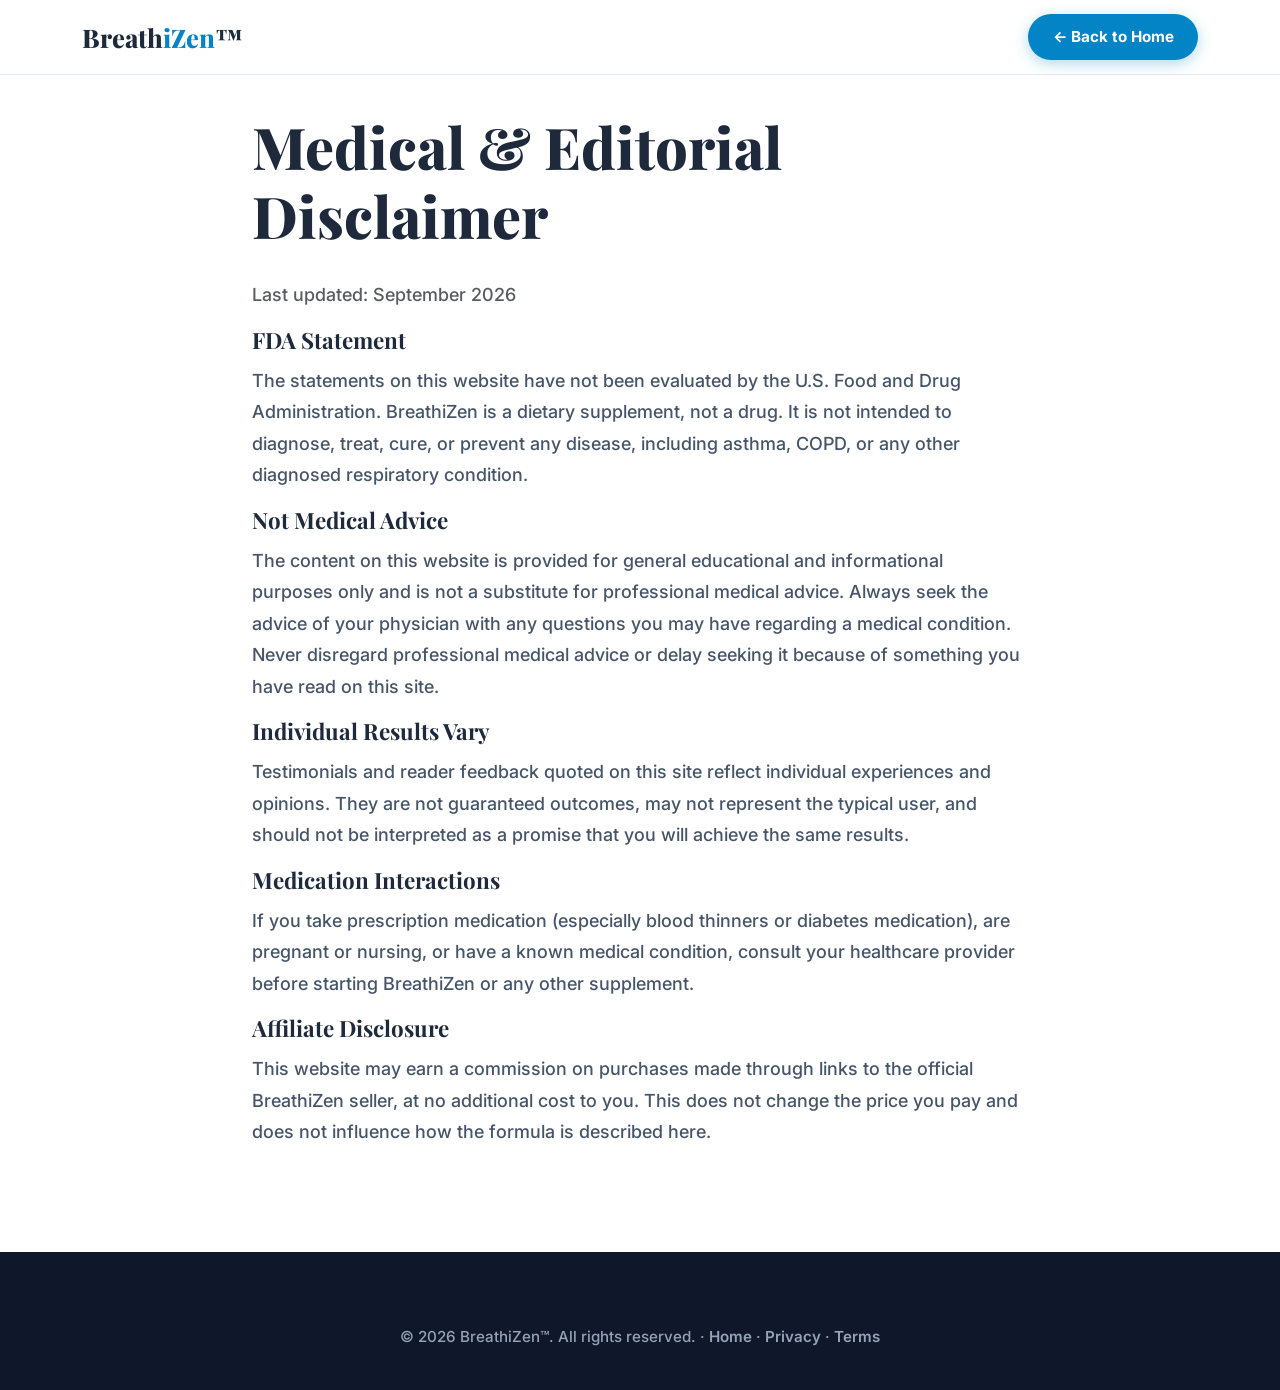
<file: disclaimer.html>
<!DOCTYPE html>
<html lang="en">
<head>
<meta charset="UTF-8">
<meta name="viewport" content="width=device-width, initial-scale=1.0">
<title>Disclaimer | BreathiZen™</title>
<link href="https://fonts.googleapis.com/css2?family=Inter:wght@400;500;600;700&family=Playfair+Display:wght@600;700&display=swap" rel="stylesheet">
<link href="https://cdn.jsdelivr.net/npm/bootstrap@5.3.3/dist/css/bootstrap.min.css" rel="stylesheet">
<link rel="stylesheet" href="style.css">
</head>
<body>
<nav class="navbar navbar-expand-lg bz-nav fixed-top">
  <div class="container">
    <a class="navbar-brand" href="index.html"><span class="bz-logo">Breath<em>iZen</em>™</span></a>
    <a href="index.html" class="bz-btn bz-btn--primary bz-btn--sm">← Back to Home</a>
  </div>
</nav>

<main class="bz-sec" style="padding-top: 7rem;">
  <div class="container" style="max-width: 800px;">
    <h1>Medical & Editorial Disclaimer</h1>
    <p class="text-muted">Last updated: September 2026</p>
    
    <h3>FDA Statement</h3>
    <p>The statements on this website have not been evaluated by the U.S. Food and Drug Administration. BreathiZen is a dietary supplement, not a drug. It is not intended to diagnose, treat, cure, or prevent any disease, including asthma, COPD, or any other diagnosed respiratory condition.</p>
    
    <h3>Not Medical Advice</h3>
    <p>The content on this website is provided for general educational and informational purposes only and is not a substitute for professional medical advice. Always seek the advice of your physician with any questions you may have regarding a medical condition. Never disregard professional medical advice or delay seeking it because of something you have read on this site.</p>
    
    <h3>Individual Results Vary</h3>
    <p>Testimonials and reader feedback quoted on this site reflect individual experiences and opinions. They are not guaranteed outcomes, may not represent the typical user, and should not be interpreted as a promise that you will achieve the same results.</p>
    
    <h3>Medication Interactions</h3>
    <p>If you take prescription medication (especially blood thinners or diabetes medication), are pregnant or nursing, or have a known medical condition, consult your healthcare provider before starting BreathiZen or any other supplement.</p>
    
    <h3>Affiliate Disclosure</h3>
    <p>This website may earn a commission on purchases made through links to the official BreathiZen seller, at no additional cost to you. This does not change the price you pay and does not influence how the formula is described here.</p>
  </div>
</main>

<footer class="bz-foot">
  <div class="container text-center">
    <p class="mb-0">© 2026 BreathiZen™. All rights reserved. · <a href="index.html">Home</a> · <a href="privacy-policy.html">Privacy</a> · <a href="terms-conditions.html">Terms</a></p>
  </div>
</footer>
</body>
</html>
</file>
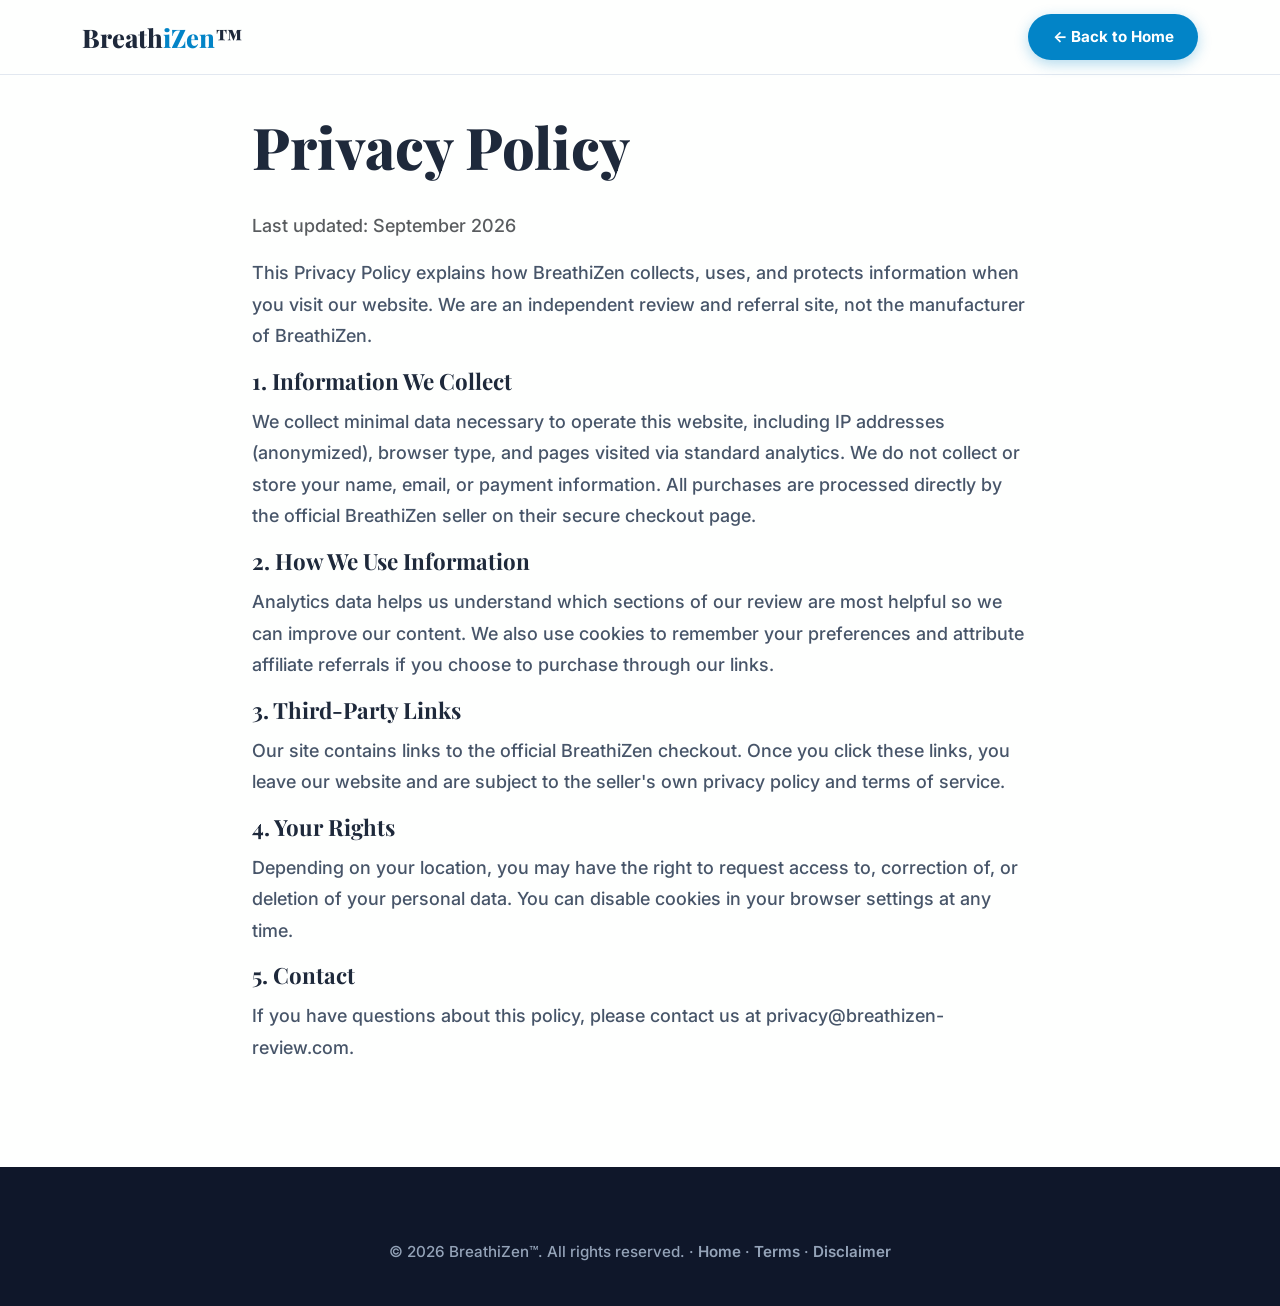
<file: privacy-policy.html>
<!DOCTYPE html>
<html lang="en">
<head>
<meta charset="UTF-8">
<meta name="viewport" content="width=device-width, initial-scale=1.0">
<title>Privacy Policy | BreathiZen™</title>
<link href="https://fonts.googleapis.com/css2?family=Inter:wght@400;500;600;700&family=Playfair+Display:wght@600;700&display=swap" rel="stylesheet">
<link href="https://cdn.jsdelivr.net/npm/bootstrap@5.3.3/dist/css/bootstrap.min.css" rel="stylesheet">
<link rel="stylesheet" href="style.css">
</head>
<body>
<nav class="navbar navbar-expand-lg bz-nav fixed-top">
  <div class="container">
    <a class="navbar-brand" href="index.html"><span class="bz-logo">Breath<em>iZen</em>™</span></a>
    <a href="index.html" class="bz-btn bz-btn--primary bz-btn--sm">← Back to Home</a>
  </div>
</nav>

<main class="bz-sec" style="padding-top: 7rem;">
  <div class="container" style="max-width: 800px;">
    <h1>Privacy Policy</h1>
    <p class="text-muted">Last updated: September 2026</p>
    
    <p>This Privacy Policy explains how BreathiZen collects, uses, and protects information when you visit our website. We are an independent review and referral site, not the manufacturer of BreathiZen.</p>
    
    <h3>1. Information We Collect</h3>
    <p>We collect minimal data necessary to operate this website, including IP addresses (anonymized), browser type, and pages visited via standard analytics. We do not collect or store your name, email, or payment information. All purchases are processed directly by the official BreathiZen seller on their secure checkout page.</p>
    
    <h3>2. How We Use Information</h3>
    <p>Analytics data helps us understand which sections of our review are most helpful so we can improve our content. We also use cookies to remember your preferences and attribute affiliate referrals if you choose to purchase through our links.</p>
    
    <h3>3. Third-Party Links</h3>
    <p>Our site contains links to the official BreathiZen checkout. Once you click these links, you leave our website and are subject to the seller's own privacy policy and terms of service.</p>
    
    <h3>4. Your Rights</h3>
    <p>Depending on your location, you may have the right to request access to, correction of, or deletion of your personal data. You can disable cookies in your browser settings at any time.</p>
    
    <h3>5. Contact</h3>
    <p>If you have questions about this policy, please contact us at privacy@breathizen-review.com.</p>
  </div>
</main>

<footer class="bz-foot">
  <div class="container text-center">
    <p class="mb-0">© 2026 BreathiZen™. All rights reserved. · <a href="index.html">Home</a> · <a href="terms-conditions.html">Terms</a> · <a href="disclaimer.html">Disclaimer</a></p>
  </div>
</footer>
</body>
</html>
</file>
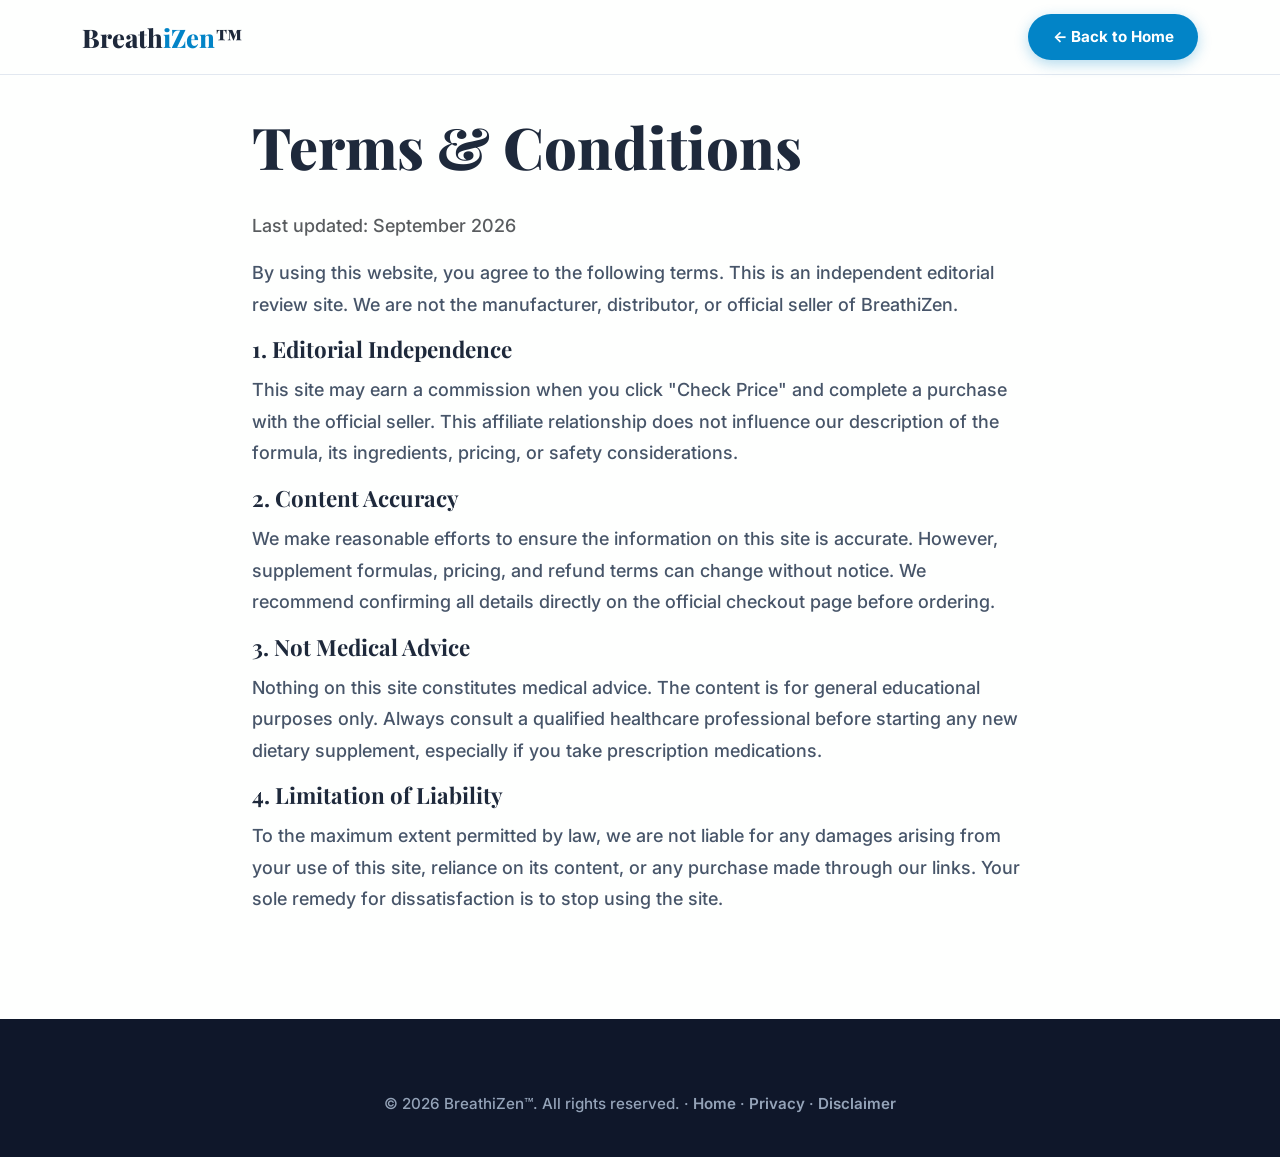
<file: terms-conditions.html>
<!DOCTYPE html>
<html lang="en">
<head>
<meta charset="UTF-8">
<meta name="viewport" content="width=device-width, initial-scale=1.0">
<title>Terms & Conditions | BreathiZen™</title>
<link href="https://fonts.googleapis.com/css2?family=Inter:wght@400;500;600;700&family=Playfair+Display:wght@600;700&display=swap" rel="stylesheet">
<link href="https://cdn.jsdelivr.net/npm/bootstrap@5.3.3/dist/css/bootstrap.min.css" rel="stylesheet">
<link rel="stylesheet" href="style.css">
</head>
<body>
<nav class="navbar navbar-expand-lg bz-nav fixed-top">
  <div class="container">
    <a class="navbar-brand" href="index.html"><span class="bz-logo">Breath<em>iZen</em>™</span></a>
    <a href="index.html" class="bz-btn bz-btn--primary bz-btn--sm">← Back to Home</a>
  </div>
</nav>

<main class="bz-sec" style="padding-top: 7rem;">
  <div class="container" style="max-width: 800px;">
    <h1>Terms & Conditions</h1>
    <p class="text-muted">Last updated: September 2026</p>
    
    <p>By using this website, you agree to the following terms. This is an independent editorial review site. We are not the manufacturer, distributor, or official seller of BreathiZen.</p>
    
    <h3>1. Editorial Independence</h3>
    <p>This site may earn a commission when you click "Check Price" and complete a purchase with the official seller. This affiliate relationship does not influence our description of the formula, its ingredients, pricing, or safety considerations.</p>
    
    <h3>2. Content Accuracy</h3>
    <p>We make reasonable efforts to ensure the information on this site is accurate. However, supplement formulas, pricing, and refund terms can change without notice. We recommend confirming all details directly on the official checkout page before ordering.</p>
    
    <h3>3. Not Medical Advice</h3>
    <p>Nothing on this site constitutes medical advice. The content is for general educational purposes only. Always consult a qualified healthcare professional before starting any new dietary supplement, especially if you take prescription medications.</p>
    
    <h3>4. Limitation of Liability</h3>
    <p>To the maximum extent permitted by law, we are not liable for any damages arising from your use of this site, reliance on its content, or any purchase made through our links. Your sole remedy for dissatisfaction is to stop using the site.</p>
  </div>
</main>

<footer class="bz-foot">
  <div class="container text-center">
    <p class="mb-0">© 2026 BreathiZen™. All rights reserved. · <a href="index.html">Home</a> · <a href="privacy-policy.html">Privacy</a> · <a href="disclaimer.html">Disclaimer</a></p>
  </div>
</footer>
</body>
</html>
</file>
<file: style.css>
/* ============================================================
BreathiZen — "Clean Respiratory" Theme
Palette: #FEFFFE (Primary BG), #F4F4F6 (Alt BG), #F3F6FD (Cards)
Text: #1E293B (Dark Slate) | Accent: #0284C7 (Respiratory Blue)
Type: Inter (body) + Playfair Display (display/headings)
============================================================ */
:root{
  --bz-bg-primary: #FEFFFE;
  --bz-bg-alt: #F4F4F6;
  --bz-bg-card: #F3F6FD;
  --bz-text-primary: #1E293B;
  --bz-text-secondary: #475569;
  --bz-text-muted: #64748B;
  --bz-accent: #0284C7;
  --bz-accent-dark: #0369A1;
  --bz-accent-light: #E0F2FE;
  --bz-line: #E2E8F0;
  --bz-yes: #059669;
  --bz-no: #DC2626;
  --bz-display: 'Playfair Display', Georgia, serif;
  --bz-body: 'Inter', system-ui, sans-serif;
  --bz-r: 12px;
  --bz-r-sm: 8px;
  --bz-sh: 0 4px 6px -1px rgba(30, 41, 59, 0.05), 0 2px 4px -1px rgba(30, 41, 59, 0.03);
  --bz-sh-lg: 0 10px 15px -3px rgba(30, 41, 59, 0.08), 0 4px 6px -2px rgba(30, 41, 59, 0.04);
}

*, *::before, *::after { box-sizing: border-box; }
html { scroll-behavior: smooth; scroll-padding-top: 80px; }
body {
  margin: 0;
  background: var(--bz-bg-primary);
  color: var(--bz-text-secondary);
  font-family: var(--bz-body);
  font-size: 18px;
  line-height: 1.75;
  font-weight: 500;
  -webkit-font-smoothing: antialiased;
}
img { max-width: 100%; height: auto; display: block; }
a { color: var(--bz-accent); text-decoration: none; transition: color 0.2s; font-weight: 600; }
a:hover { color: var(--bz-accent-dark); }
h1, h2, h3, h4 { font-family: var(--bz-display); color: var(--bz-text-primary); line-height: 1.2; margin: 0 0 0.5em; font-weight: 700; }
h1 { font-size: clamp(2.4rem, 5vw, 3.6rem); font-weight: 800; }
h2 { font-size: clamp(1.9rem, 4vw, 2.7rem); font-weight: 700; }
h3 { font-size: 1.4rem; font-weight: 700; }
h4 { font-size: 1.15rem; font-weight: 700; }
.bz-skip { position: absolute; left: -9999px; top: 0; background: var(--bz-accent); color: #fff; padding: 0.8rem 1.2rem; z-index: 2000; border-radius: 0 0 8px 0; font-weight: 800; }
.bz-skip:focus { left: 0; }

/* ── Buttons ─────────────────────────────────────────────── */
.bz-btn {
  display: inline-flex; align-items: center; justify-content: center; gap: 0.5rem;
  font-family: var(--bz-body); font-weight: 700; font-size: 1.05rem;
  padding: 1rem 2rem; border-radius: 999px; border: 2px solid transparent;
  cursor: pointer; text-align: center; line-height: 1.25; transition: all 0.2s ease;
}
.bz-btn:hover { transform: translateY(-2px); text-decoration: none; }
.bz-btn--primary { background: var(--bz-accent); color: #fff; box-shadow: 0 4px 14px rgba(2, 132, 199, 0.3); }
.bz-btn--primary:hover { background: var(--bz-accent-dark); color: #fff; }
.bz-btn--ghost { background: transparent; color: var(--bz-accent); border-color: var(--bz-accent); font-weight: 700; }
.bz-btn--ghost:hover { background: var(--bz-accent-light); }
.bz-btn--lg { padding: 1.2rem 2.4rem; font-size: 1.1rem; font-weight: 700; }
.bz-btn--sm { padding: 0.7rem 1.4rem; font-size: 0.95rem; font-weight: 700; }
.bz-btn--full { width: 100%; }

/* ── Navbar ──────────────────────────────────────────────── */
.bz-nav { background: rgba(254, 255, 254, 0.95); backdrop-filter: blur(10px); border-bottom: 1px solid var(--bz-line); padding: 0.6rem 0; }
.bz-logo { font-family: var(--bz-display); font-size: 1.6rem; font-weight: 800; color: var(--bz-text-primary); }
.bz-logo em { font-style: normal; color: var(--bz-accent); font-weight: 800; }
.bz-nav .nav-link { font-weight: 700; font-size: 0.95rem; color: var(--bz-text-secondary); padding: 0.5rem 0.8rem; border-radius: 6px; }
.bz-nav .nav-link:hover { color: var(--bz-accent); background: var(--bz-bg-card); }
@media (max-width: 991.98px) {
  .bz-nav .navbar-collapse { background: var(--bz-bg-primary); border: 1px solid var(--bz-line); border-radius: var(--bz-r); margin-top: 0.5rem; padding: 1rem; }
  .bz-nav .nav-link { padding: 0.8rem; font-size: 1rem; }
  .bz-nav .bz-btn { margin-top: 0.5rem; width: 100%; }
}

/* ── Layout & Sections ───────────────────────────────────── */
.bz-sec { padding: 5.5rem 0; position: relative; }
.bz-sec--alt { background: var(--bz-bg-alt); position: relative; }
.bz-sec--alt::before { content: ""; position: absolute; inset: 0; pointer-events: none; opacity: 0.4; background-image: radial-gradient(circle, rgba(22, 59, 41, 0.06) 1px, transparent 1px); background-size: 22px 22px; }
.bz-sec--alt > .container { position: relative; z-index: 1; }
.bz-sec--deep { background: linear-gradient(135deg, #0F172A 0%, #1E293B 100%); color: var(--bz-text-muted); }
.bz-sec--deep h1, .bz-sec--deep h2, .bz-sec--deep h3 { color: #fff; }
.bz-head { max-width: 65ch; margin: 0 auto 3rem; }
.bz-head--c { text-align: center; }
.bz-eyebrow { display: inline-flex; align-items: center; gap: 0.5rem; font-size: 0.8rem; font-weight: 800; letter-spacing: 0.15em; text-transform: uppercase; color: var(--bz-accent); margin-bottom: 0.8rem; }
.bz-eyebrow::before { content: ""; width: 20px; height: 2px; background: var(--bz-accent); }
.bz-eyebrow--c { justify-content: center; }
.bz-eyebrow--green { color: var(--bz-accent-dark); }
.bz-eyebrow--green::before { background: var(--bz-accent-dark); }
.bz-sec--deep .bz-eyebrow { color: var(--bz-accent-light); }
.bz-sec--deep .bz-eyebrow::before { background: var(--bz-accent-light); }
.bz-lede { font-size: 1.2rem; color: var(--bz-text-secondary); font-weight: 500; }
.bz-sec--deep .bz-lede { color: var(--bz-text-muted); }

/* ── Hero ────────────────────────────────────────────────── */
.bz-hero { padding: 7.5rem 0 4.5rem; background: linear-gradient(180deg, var(--bz-bg-card) 0%, var(--bz-bg-primary) 100%); }
.bz-pill { display: inline-flex; align-items: center; gap: 0.4rem; background: #fff; border: 1px solid var(--bz-line); color: var(--bz-accent); font-weight: 700; font-size: 0.85rem; padding: 0.5rem 1.1rem; border-radius: 999px; }
.bz-answer { background: #fff; border-left: 4px solid var(--bz-accent); border-radius: 0 var(--bz-r-sm) var(--bz-r-sm) 0; padding: 1.3rem 1.6rem; margin: 1.5rem 0; box-shadow: var(--bz-sh); }
.bz-answer__tag { display: block; font-size: 0.75rem; font-weight: 800; letter-spacing: 0.1em; text-transform: uppercase; color: var(--bz-accent); margin-bottom: 0.5rem; }
.bz-answer p { margin: 0; font-size: 1rem; color: var(--bz-text-primary); line-height: 1.65; font-weight: 500; }
.bz-answer p + p { margin-top: 0.8rem; }
.bz-hero__cta { display: flex; flex-wrap: wrap; gap: 1rem; margin: 1.5rem 0; }
.bz-cta-micro { display: flex; flex-wrap: wrap; gap: 0.5rem 1.2rem; font-size: 0.85rem; font-weight: 700; color: var(--bz-text-muted); margin-bottom: 1rem; }
.bz-cta-micro i { color: var(--bz-accent); margin-right: 4px; }
.bz-sec--deep .bz-cta-micro { color: var(--bz-text-muted); }
.bz-sec--deep .bz-cta-micro i { color: var(--bz-accent-light); }
.bz-cta-price { font-size: 1.05rem; color: var(--bz-text-secondary); margin: 0; font-weight: 600; }
.bz-cta-price strong { color: var(--bz-accent); font-weight: 700; }
.bz-sec--deep .bz-cta-price { color: var(--bz-text-muted); }
.bz-sec--deep .bz-cta-price strong { color: var(--bz-accent-light); }
.bz-hero__img { filter: drop-shadow(0 20px 40px rgba(2, 132, 199, 0.15)); }
.bz-hero-badges { display: flex; justify-content: center; gap: 1.5rem; margin-top: 1.5rem; font-size: 0.9rem; font-weight: 700; color: var(--bz-text-muted); }
.bz-hero-badges i { color: var(--bz-accent); margin-right: 4px; }
@media (max-width: 768px) { .bz-hero__cta { flex-direction: column; } .bz-hero__cta .bz-btn { width: 100%; } }

/* ── Badges & Trust ──────────────────────────────────────── */
.bz-badge-img { max-width: 94px; max-height: 94px; width: auto; height: auto; margin: 0 auto; display: block; filter: drop-shadow(0 4px 8px rgba(22, 59, 41, 0.12)); transition: transform 0.2s ease, filter 0.2s ease; }
.bz-badge-img:hover { transform: translateY(-3px) scale(1.05); filter: drop-shadow(0 6px 12px rgba(22, 59, 41, 0.18)); }
@media (max-width: 768px) { .bz-badge-img { max-width: 56px; max-height: 56px; } }

/* ── Cards ───────────────────────────────────────────────── */
.bz-card { background: var(--bz-bg-card); border: 1px solid var(--bz-line); border-radius: var(--bz-r); padding: 2rem; height: 100%; transition: transform 0.2s, box-shadow 0.2s; }
.bz-card:hover { transform: translateY(-4px); box-shadow: var(--bz-sh-lg); border-color: var(--bz-accent); }
.bz-card h3 { font-size: 1.25rem; margin-bottom: 0.6rem; font-weight: 700; }
.bz-card p { font-size: 1rem; margin: 0; color: var(--bz-text-secondary); font-weight: 500; }
.bz-card__n { display: inline-flex; align-items: center; justify-content: center; width: 40px; height: 40px; border-radius: 50%; background: var(--bz-accent-light); color: var(--bz-accent); font-weight: 800; font-size: 1rem; margin-bottom: 1rem; }
.bz-icon-accent { color: var(--bz-accent); }
.bz-card--highlight { background: #fff; border-top: 3px solid var(--bz-accent); }

/* ── NEW: Who Is This For ────────────────────────────────── */
.bz-who-card { background: #fff; border: 1px solid var(--bz-line); border-radius: var(--bz-r); padding: 2rem; text-align: center; height: 100%; transition: transform 0.2s, box-shadow 0.2s; }
.bz-who-card:hover { transform: translateY(-4px); box-shadow: var(--bz-sh-lg); border-color: var(--bz-accent); }
.bz-who-icon { font-size: 2.5rem; color: var(--bz-accent); margin-bottom: 1rem; display: block; }
.bz-who-card h3 { font-size: 1.25rem; margin-bottom: 0.8rem; }
.bz-who-card p { font-size: 0.95rem; color: var(--bz-text-secondary); margin: 0; }

/* ── NEW: Benefits ───────────────────────────────────────── */
.bz-benefit-card { background: #fff; border: 1px solid var(--bz-line); border-radius: var(--bz-r); padding: 2rem; height: 100%; transition: transform 0.2s, box-shadow 0.2s; }
.bz-benefit-card:hover { transform: translateY(-4px); box-shadow: var(--bz-sh-lg); border-color: var(--bz-accent); }
.bz-benefit-icon { width: 56px; height: 56px; border-radius: 14px; background: var(--bz-accent-light); color: var(--bz-accent); display: flex; align-items: center; justify-content: center; font-size: 1.6rem; margin-bottom: 1.2rem; transition: transform 0.3s ease, background 0.3s ease; }
.bz-benefit-card:hover .bz-benefit-icon { transform: scale(1.1) rotate(-5deg); background: var(--bz-accent); color: #fff; }

/* ── Ingredients ─────────────────────────────────────────── */
.bz-layer { display: inline-block; font-size: 0.7rem; font-weight: 800; letter-spacing: 0.1em; text-transform: uppercase; padding: 0.35rem 0.8rem; border-radius: 999px; margin-bottom: 0.8rem; }
.bz-layer--primary { background: var(--bz-accent-light); color: var(--bz-accent-dark); }
.bz-layer--secondary { background: #FEF3C7; color: #92400E; }
.bz-layer--tertiary { background: #DCFCE7; color: #166534; }
/* ── 4th & 5th Ingredient Tag Colors (Fix for 5-Ingredient Grid) ── */
.bz-layer--quaternary { 
  background: #EDE9FE; 
  color: #6D28D9; 
} /* Purple for Lemon/Immune */

.bz-layer--quinary { 
  background: #FEE2E2; 
  color: #B91C1C; 
} /* Red for Cordyceps/Stamina */

/* ── Tables ──────────────────────────────────────────────── */
.bz-tablewrap { overflow-x: auto; border: 1px solid var(--bz-line); border-radius: var(--bz-r); background: #fff; }
.bz-table { width: 100%; border-collapse: collapse; min-width: 600px; font-size: 1rem; }
.bz-table th, .bz-table td { padding: 1.1rem 1.3rem; text-align: left; border-bottom: 1px solid var(--bz-line); font-weight: 500; }
.bz-table th { background: var(--bz-bg-alt); font-weight: 700; color: var(--bz-text-primary); font-size: 1.05rem; }
.bz-table tr:last-child td { border-bottom: none; }
.bz-table tr:hover { background: var(--bz-bg-card); }
.bz-yes { color: var(--bz-yes); font-weight: 700; }
.bz-no { color: var(--bz-no); font-weight: 700; }

/* ── Reviews ─────────────────────────────────────────────── */
.bz-rev { 
  background: #fff; 
  border: 1px solid var(--bz-line); 
  border-radius: var(--bz-r); 
  padding: 1.7rem; 
  display: flex; 
  flex-direction: column; 
}
.bz-rev__st { 
  color: #F59E0B; 
  letter-spacing: 0.1em; 
  font-size: 0.95rem; 
  margin-bottom: 0.8rem; 
  font-weight: 700; 
}
.bz-rev p { 
  font-size: 1rem; 
  flex: 1; 
  color: var(--bz-text-primary); 
  font-weight: 500; 
  line-height: 1.7; 
  margin-bottom: 1.2rem;
}
.bz-rev__by { 
  display: flex; 
  align-items: center; 
  gap: 1rem; 
  padding-top: 1rem; 
  border-top: 1px solid var(--bz-line); 
}
.bz-avatar-img { 
  width: 56px; 
  height: 56px; 
  border-radius: 50%; 
  object-fit: cover; 
  flex-shrink: 0; 
  border: 2px solid var(--bz-line);
}
.bz-rev__info {
  display: flex;
  flex-direction: column;
  gap: 0.15rem;
}
.bz-rev__info b { 
  display: block; 
  font-size: 1.05rem; 
  color: var(--bz-text-primary); 
  font-weight: 700; 
}
.bz-rev__info span { 
  font-size: 0.85rem; 
  color: var(--bz-text-muted); 
  font-weight: 500; 
}

/* ── NEW: Bonuses ────────────────────────────────────────── */
.bz-bonus-card { background: #fff; border: 1px solid var(--bz-line); border-radius: var(--bz-r); overflow: hidden; height: 100%; display: flex; flex-direction: column; transition: transform 0.2s, box-shadow 0.2s; }
.bz-bonus-card:hover { transform: translateY(-4px); box-shadow: var(--bz-sh-lg); border-color: var(--bz-accent); }
.bz-bonus-card--wide { flex-direction: row; }
.bz-bonus-img-wrap { position: relative; background: var(--bz-bg-alt); display: flex; align-items: center; justify-content: center; padding: 1.5rem; flex-shrink: 0; }
.bz-bonus-card--wide .bz-bonus-img-wrap { width: 280px; }
.bz-bonus-img-wrap img { max-width: 100%; height: auto; border-radius: 8px; box-shadow: 0 4px 12px rgba(0,0,0,0.08); }
.bz-bonus-badge { position: absolute; top: 12px; left: 12px; background: var(--bz-accent); color: #fff; font-size: 0.7rem; font-weight: 800; letter-spacing: 0.05em; text-transform: uppercase; padding: 0.3rem 0.7rem; border-radius: 6px; }
.bz-bonus-content { padding: 1.5rem; display: flex; flex-direction: column; flex: 1; }
.bz-bonus-content h3 { font-size: 1.2rem; margin-bottom: 0.4rem; color: var(--bz-text-primary); }
.bz-bonus-value { display: inline-block; font-size: 0.85rem; color: var(--bz-text-muted); margin-bottom: 0.8rem; }
.bz-bonus-value del { opacity: 0.6; }
.bz-bonus-value strong { color: var(--bz-yes); font-weight: 700; margin-left: 0.3rem; }
.bz-bonus-content p { font-size: 0.92rem; color: var(--bz-text-secondary); line-height: 1.6; margin-bottom: 1rem; flex: 1; }
.bz-digital-tag { display: inline-flex; align-items: center; gap: 0.4rem; font-size: 0.72rem; font-weight: 800; letter-spacing: 0.08em; text-transform: uppercase; color: var(--bz-accent-dark); background: rgba(2, 132, 199, 0.08); padding: 0.4rem 0.8rem; border-radius: 6px; align-self: flex-start; }
.bz-bonus-total { font-size: 1.1rem; color: var(--bz-text-secondary); margin-bottom: 1.5rem; }
.bz-bonus-total del { color: var(--bz-text-muted); font-size: 1rem; }
.bz-bonus-total strong { color: var(--bz-yes); font-size: 1.2rem; }
@media (max-width: 991.98px) { .bz-bonus-card--wide { flex-direction: column; } .bz-bonus-card--wide .bz-bonus-img-wrap { width: 100%; padding: 1.5rem; } }

/* ── Pricing ─────────────────────────────────────────────── */
.bz-pack { background: #fff; border: 1px solid var(--bz-line); border-radius: var(--bz-r); padding: 2.2rem 1.7rem; height: 100%; display: flex; flex-direction: column; position: relative; transition: transform 0.2s, box-shadow 0.2s; }
.bz-pack:hover { transform: translateY(-5px); box-shadow: var(--bz-sh-lg); border-color: var(--bz-accent); }
.bz-pack--best { border: 2px solid var(--bz-accent); box-shadow: var(--bz-sh-lg); }
.bz-pack__tag { position: absolute; top: -12px; left: 50%; transform: translateX(-50%); background: var(--bz-bg-alt); color: var(--bz-text-primary); font-size: 0.75rem; font-weight: 800; letter-spacing: 0.1em; text-transform: uppercase; padding: 0.45rem 1.1rem; border-radius: 999px; white-space: nowrap; border: 1px solid var(--bz-line); }
.bz-pack--best .bz-pack__tag { background: var(--bz-accent); color: #fff; border-color: var(--bz-accent); font-weight: 800; }
.bz-pack h3 { text-align: center; margin: 0.5rem 0 0.2rem; font-size: 1.6rem; font-weight: 700; }
.bz-pack__sub { text-align: center; font-size: 0.85rem; color: var(--bz-text-muted); text-transform: uppercase; letter-spacing: 0.05em; margin-bottom: 1rem; font-weight: 600; }
.bz-pack__price { text-align: center; }
.bz-pack__price b { font-family: var(--bz-display); font-size: 3.2rem; color: var(--bz-text-primary); line-height: 1; display: block; font-weight: 800; }
.bz-pack__price span { font-size: 0.85rem; color: var(--bz-text-muted); font-weight: 600; }
.bz-pack__tot { text-align: center; font-size: 0.95rem; color: var(--bz-accent); font-weight: 700; margin: 0.5rem 0 1rem; }
.bz-pack ul { list-style: none; padding: 0; margin: 0 0 1.5rem; font-size: 0.95rem; color: var(--bz-text-secondary); }
.bz-pack li { padding: 0.55rem 0 0.55rem 1.6rem; position: relative; border-bottom: 1px solid var(--bz-line); font-weight: 500; }
.bz-pack li:last-child { border-bottom: none; }
.bz-pack li::before { content: "✓"; position: absolute; left: 0; color: var(--bz-yes); font-weight: 800; font-size: 1rem; }
.bz-pack .bz-btn { margin-top: auto; }

/* ── NEW: Risk Reversal / Guarantee ──────────────────────── */
.bz-risk { display: grid; grid-template-columns: auto 1fr; gap: 2rem; align-items: center; background: #fff; border: 1px solid var(--bz-line); border-radius: var(--bz-r); padding: 2.2rem; box-shadow: var(--bz-sh); }
.bz-seal { width: 120px; height: 120px; border-radius: 50%; background: var(--bz-accent); color: #fff; display: flex; flex-direction: column; align-items: center; justify-content: center; text-align: center; flex-shrink: 0; }
.bz-seal b { font-family: var(--bz-display); font-size: 2.2rem; line-height: 1; font-weight: 800; }
.bz-seal span { font-size: 0.65rem; font-weight: 800; letter-spacing: 0.1em; text-transform: uppercase; }
.bz-risk h3 { margin-bottom: 0.5rem; font-size: 1.5rem; font-weight: 700; }
.bz-risk p { margin: 0; color: var(--bz-text-secondary); font-size: 1rem; font-weight: 500; }
@media (max-width: 768px) { .bz-risk { grid-template-columns: 1fr; text-align: center; justify-items: center; } }

/* ── FAQ ─────────────────────────────────────────────────── */
.bz-acc .accordion-item { background: #fff; border: 1px solid var(--bz-line); border-radius: var(--bz-r) !important; margin-bottom: 0.8rem; overflow: hidden; }
.bz-acc .accordion-button { background: transparent; color: var(--bz-text-primary); font-weight: 700; font-size: 1.1rem; padding: 1.3rem 1.6rem; box-shadow: none; }
.bz-acc .accordion-button:not(.collapsed) { background: var(--bz-bg-card); color: var(--bz-accent); box-shadow: none; font-weight: 700; }
.bz-acc .accordion-button:focus { box-shadow: none; border-color: var(--bz-accent); }
.bz-acc .accordion-button::after { background-image: url("data:image/svg+xml,%3csvg xmlns='http://www.w3.org/2000/svg' viewBox='0 0 16 16' fill='%230284C7'%3e%3cpath fill-rule='evenodd' d='M1.646 4.646a.5.5 0 0 1 .708 0L8 10.293l5.646-5.647a.5.5 0 0 1 .708.708l-6 6a.5.5 0 0 1-.708 0l-6-6a.5.5 0 0 1 0-.708z'/%3e%3c/svg%3e"); }
.bz-acc .accordion-body { color: var(--bz-text-secondary); padding: 0 1.6rem 1.3rem; font-size: 1rem; line-height: 1.75; font-weight: 500; }

/* ── Final CTA & Footer ──────────────────────────────────── */
.bz-final-cta { padding: 6rem 0; }
.bz-final__img { filter: drop-shadow(0 20px 40px rgba(0,0,0,0.3)); }
.bz-foot { background: #0F172A; color: #94A3B8; padding: 4.5rem 0 2.5rem; font-size: 0.95rem; }
.bz-logo-footer { font-family: var(--bz-display); font-size: 1.5rem; font-weight: 800; color: #fff; margin-bottom: 1rem; }
.bz-logo-footer em { font-style: normal; color: var(--bz-accent); font-weight: 800; }
.bz-foot h4 { color: #fff; font-size: 0.85rem; letter-spacing: 0.1em; text-transform: uppercase; margin-bottom: 1rem; font-family: var(--bz-body); font-weight: 700; }
.bz-foot ul { list-style: none; padding: 0; margin: 0; }
.bz-foot li { margin-bottom: 0.65rem; font-weight: 500; }
.bz-foot a { color: #94A3B8; font-weight: 600; }
.bz-foot a:hover { color: #fff; }
.bz-foot__blurb { max-width: 35ch; line-height: 1.7; font-weight: 500; }
.bz-legal { border-top: 1px solid rgba(255,255,255,0.1); margin-top: 2.5rem; padding-top: 1.5rem; font-size: 0.85rem; line-height: 1.7; color: #64748B; font-weight: 500; }
.bz-legal strong { color: #94A3B8; font-weight: 700; }
.bz-legal p { margin-bottom: 0.8rem; }
.bz-foot hr { border: none; border-top: 1px solid rgba(255,255,255,0.1); margin: 1.5rem 0; }

/* ── Sticky Bar ──────────────────────────────────────────── */
.bz-bar {
  position: fixed; left: 0; right: 0; bottom: 0; z-index: 1030; display: none;
  background: rgba(15, 23, 42, 0.97); backdrop-filter: blur(10px);
  border-top: 1px solid rgba(255,255,255,0.1);
  padding: 0.8rem 1.1rem calc(0.8rem + env(safe-area-inset-bottom));
  align-items: center; gap: 1rem;
}
.bz-bar div { flex: 1; min-width: 0; }
.bz-bar b { display: block; color: #fff; font-size: 0.95rem; white-space: nowrap; overflow: hidden; text-overflow: ellipsis; font-weight: 700; }
.bz-bar span { font-size: 0.8rem; color: #94A3B8; white-space: nowrap; font-weight: 600; }
@media (max-width: 768px) { .bz-bar { display: flex; } body { padding-bottom: 75px; } }

/* ── Purchase Popup (z-index above sticky bar) ───────────── */
.purchase-popup {
  position: fixed; bottom: 1.5rem; left: 1.5rem; z-index: 1040;
  opacity: 0; transform: translateY(30px); transition: all 0.4s ease;
  pointer-events: none; max-width: 320px;
}
.purchase-popup.show { opacity: 1; transform: translateY(0); pointer-events: auto; }
.popup-inner {
  background: var(--bz-bg-card); border: 1px solid var(--bz-line);
  border-left: 4px solid var(--bz-accent); border-radius: var(--bz-r);
  padding: 1rem 1.2rem; display: flex; align-items: center; gap: 1rem; box-shadow: var(--bz-sh);
}
.popup-inner > i { font-size: 2rem; color: var(--bz-yes); flex-shrink: 0; }
.popup-inner strong { color: var(--bz-text-primary); font-size: 0.9rem; display: block; margin-bottom: 0.2rem; }
.popup-inner p { font-size: 0.82rem; color: var(--bz-text-secondary); margin: 0; }
.popup-inner small { font-size: 0.72rem; color: var(--bz-text-muted); }
@media (max-width: 768px) {
  .purchase-popup { left: 50%; transform: translateX(-50%) translateY(30px); max-width: 90%; bottom: calc(4.9rem + env(safe-area-inset-bottom)); }
  .purchase-popup.show { transform: translateX(-50%) translateY(0); }
}

/* ── Reveal & Bootstrap overrides ────────────────────────── */
.js .bz-reveal { opacity: 0; transform: translateY(18px); transition: opacity 0.6s ease, transform 0.6s ease; }
.js .bz-reveal.is-in { opacity: 1; transform: none; }
@media (prefers-reduced-motion: reduce) { .js .bz-reveal { opacity: 1; transform: none; } }
@media (max-width: 991.98px) {
  .row.g-5 { --bs-gutter-x: 1.5rem; --bs-gutter-y: 2.25rem; }
  .row.g-4 { --bs-gutter-x: 1.5rem; --bs-gutter-y: 1.5rem; }
}
/* ============================================================
   FORCE IMAGE CENTERING FIX (Append to the end of style.css)
   ============================================================ */

/* 1. Global image centering fallback */
img {
  display: block !important;
  margin-left: auto !important;
  margin-right: auto !important;
}

/* 2. Specific component image centering (overrides any conflicting rules) */
.bz-hero__img,
.bz-badge-img,
.bz-pack img,
.bz-card img,
.bz-bonus-img-wrap img,
.bz-how-image img,
.bz-ingredients-image img,
.bz-final__img {
  display: block !important;
  margin-left: auto !important;
  margin-right: auto !important;
  text-align: center !important;
}

/* 3. Ensure parent containers align their content to the center */
.bz-hero .col-lg-6.text-center,
.bz-pack,
.bz-bonus-img-wrap,
.bz-how-image,
.bz-ingredients-image,
.bz-final-cta .col-lg-5 {
  text-align: center !important;
  display: flex !important;
  flex-direction: column !important;
  align-items: center !important;
  justify-content: center !important;
}
</file>
